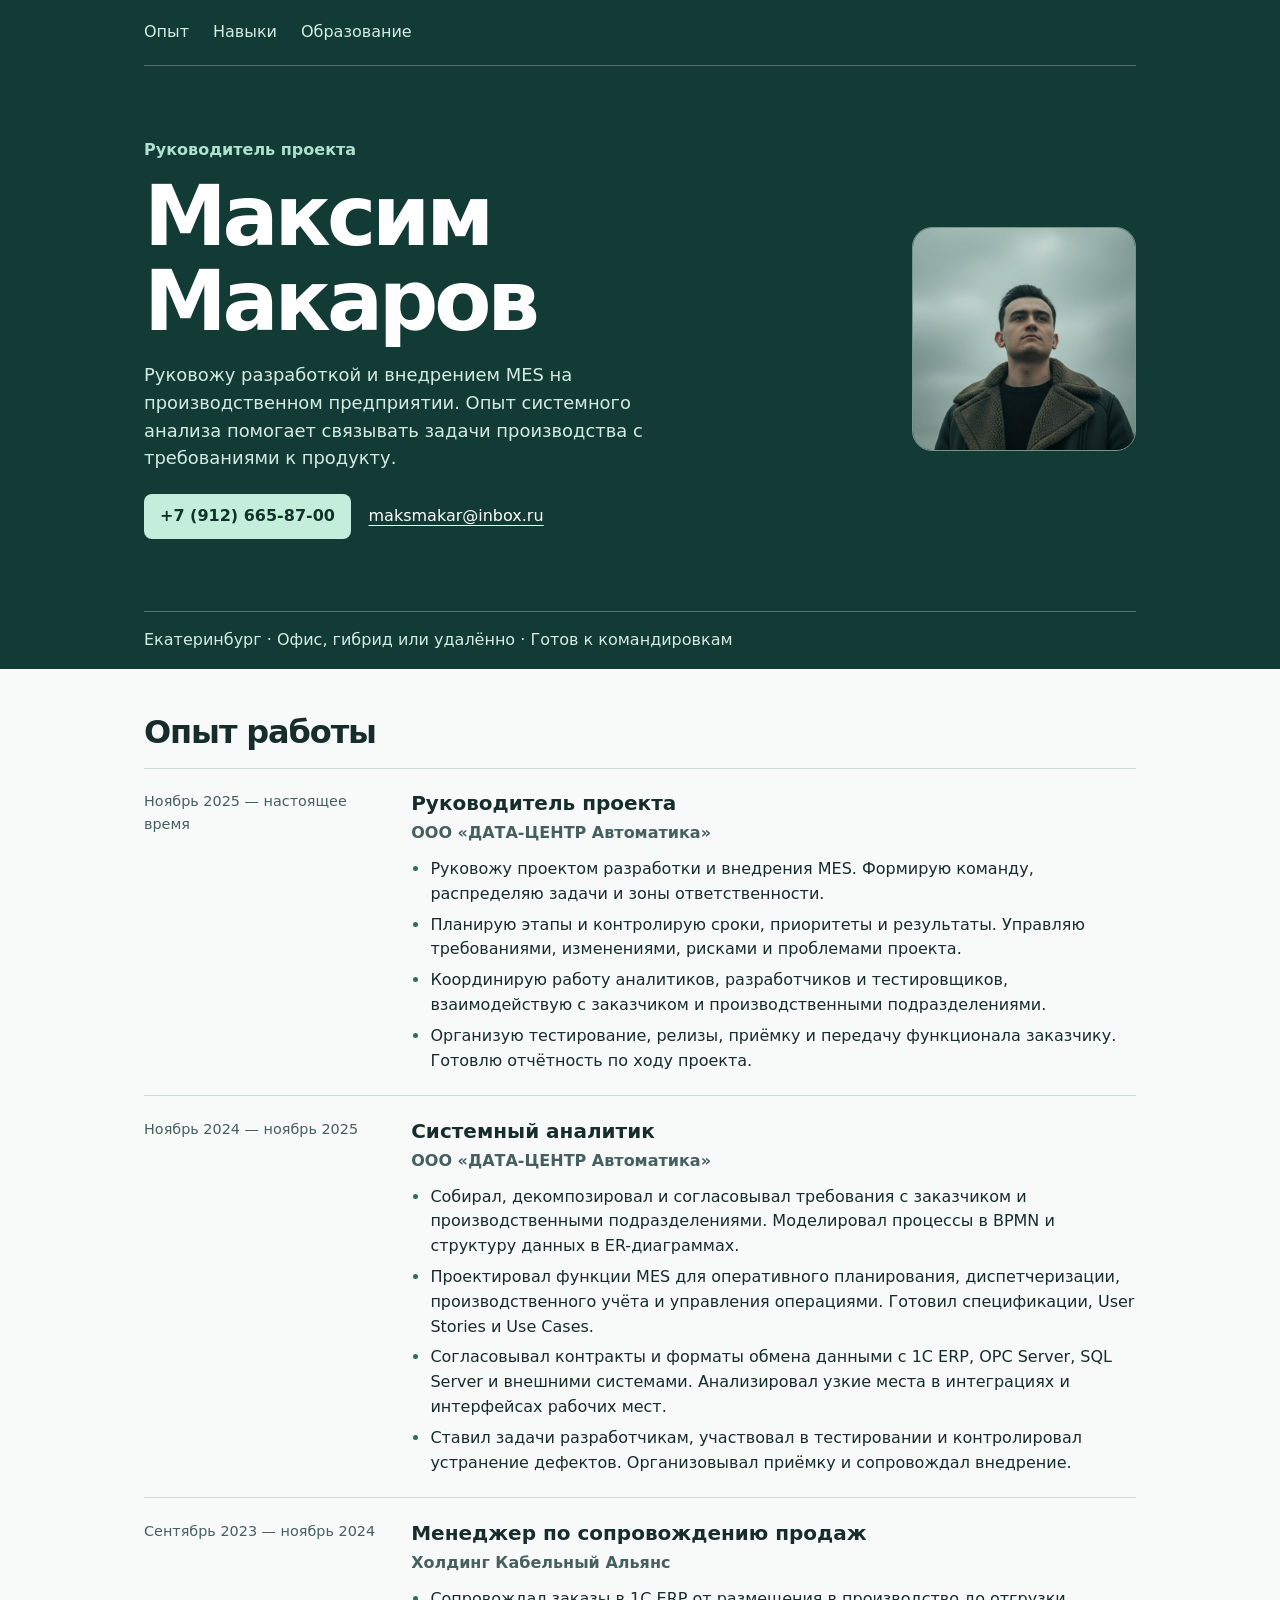
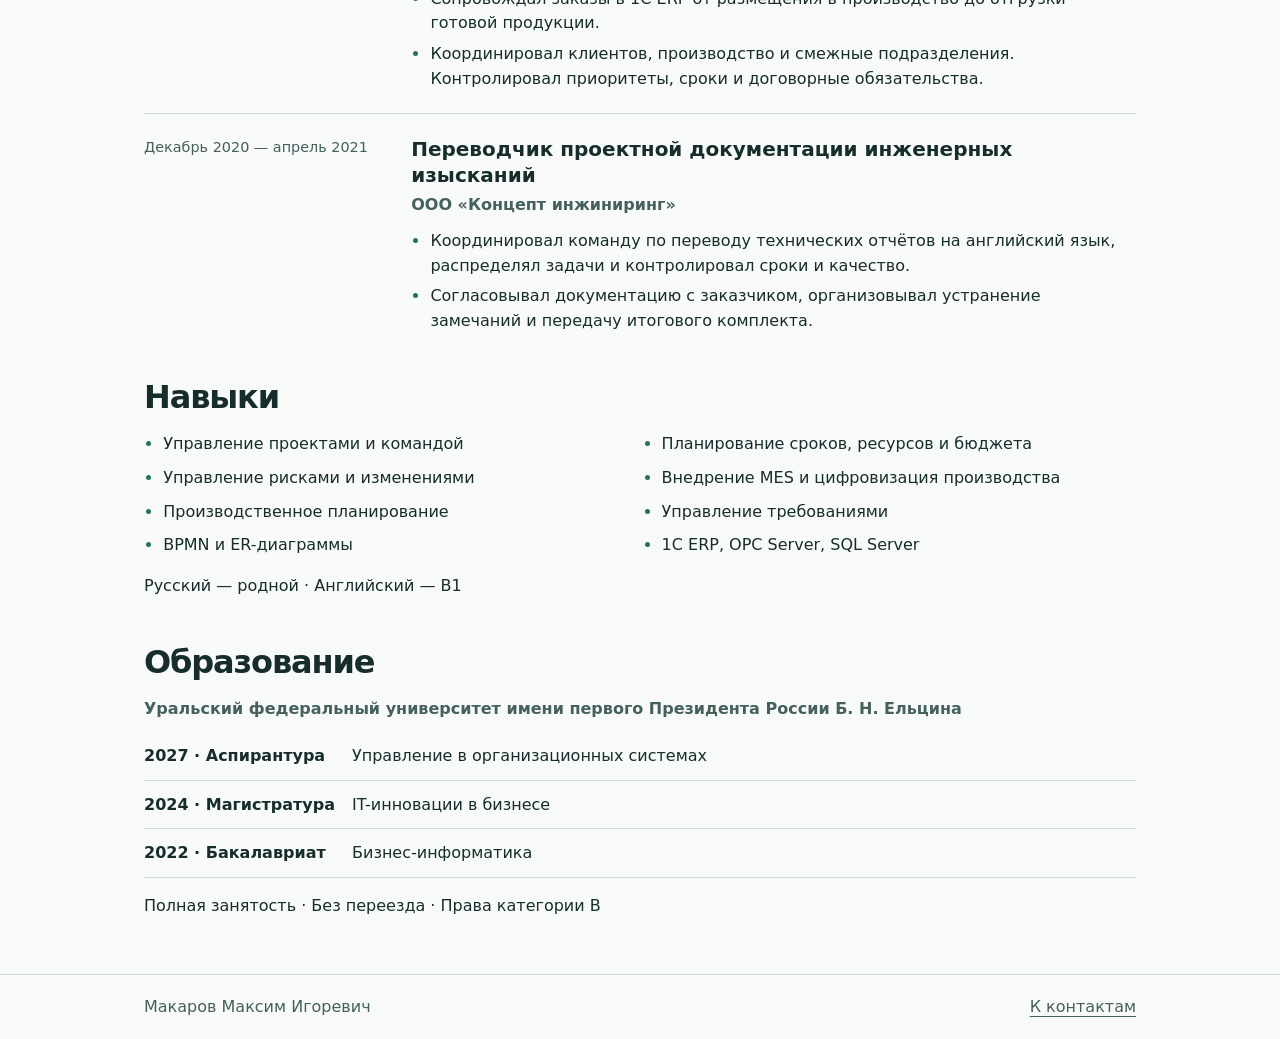
<file: index.html>
<!doctype html>
<html lang="ru">
<head>
  <meta charset="utf-8">
  <meta name="viewport" content="width=device-width, initial-scale=1">
  <meta name="description" content="Максим Макаров — руководитель проектов по разработке и внедрению MES. Екатеринбург.">
  <meta name="robots" content="noindex">
  <title>Максим Макаров — руководитель проекта</title>
  <link rel="stylesheet" href="style.css">
</head>
<body>
  <a class="skip" href="#experience">Перейти к опыту работы</a>
  <header class="hero" id="contacts">
    <div class="wrap">
      <nav aria-label="Разделы резюме">
        <a href="#experience">Опыт</a>
        <a href="#skills">Навыки</a>
        <a href="#education">Образование</a>
      </nav>
      <div class="intro">
        <div>
          <p class="role">Руководитель проекта</p>
          <h1>Максим Макаров</h1>
          <p class="lead">Руковожу разработкой и внедрением MES на производственном предприятии. Опыт системного анализа помогает связывать задачи производства с требованиями к продукту.</p>
          <address>
            <a class="button" href="tel:+79126658700">+7 (912) 665-87-00</a>
            <a href="mailto:maksmakar@inbox.ru">maksmakar@inbox.ru</a>
          </address>
        </div>
        <img src="portrait.jpg" width="320" height="320" alt="Максим Макаров">
      </div>
      <p class="location">Екатеринбург · Офис, гибрид или удалённо · Готов к командировкам</p>
    </div>
  </header>
  <main class="wrap">
    <section id="experience" aria-labelledby="experience-title">
      <h2 id="experience-title">Опыт работы</h2>
      <article class="entry">
        <p class="period">Ноябрь 2025 — настоящее время</p>
        <div>
          <h3>Руководитель проекта</h3>
          <p class="company">ООО «ДАТА-ЦЕНТР Автоматика»</p>
          <ul>
            <li>Руковожу проектом разработки и внедрения MES. Формирую команду, распределяю задачи и зоны ответственности.</li>
            <li>Планирую этапы и контролирую сроки, приоритеты и результаты. Управляю требованиями, изменениями, рисками и проблемами проекта.</li>
            <li>Координирую работу аналитиков, разработчиков и тестировщиков, взаимодействую с заказчиком и производственными подразделениями.</li>
            <li>Организую тестирование, релизы, приёмку и передачу функционала заказчику. Готовлю отчётность по ходу проекта.</li>
          </ul>
        </div>
      </article>
      <article class="entry">
        <p class="period">Ноябрь 2024 — ноябрь 2025</p>
        <div>
          <h3>Системный аналитик</h3>
          <p class="company">ООО «ДАТА-ЦЕНТР Автоматика»</p>
          <ul>
            <li>Собирал, декомпозировал и согласовывал требования с заказчиком и производственными подразделениями. Моделировал процессы в BPMN и структуру данных в ER-диаграммах.</li>
            <li>Проектировал функции MES для оперативного планирования, диспетчеризации, производственного учёта и управления операциями. Готовил спецификации, User Stories и Use Cases.</li>
            <li>Согласовывал контракты и форматы обмена данными с 1С ERP, OPC Server, SQL Server и внешними системами. Анализировал узкие места в интеграциях и интерфейсах рабочих мест.</li>
            <li>Ставил задачи разработчикам, участвовал в тестировании и контролировал устранение дефектов. Организовывал приёмку и сопровождал внедрение.</li>
          </ul>
        </div>
      </article>
      <article class="entry">
        <p class="period">Сентябрь 2023 — ноябрь 2024</p>
        <div>
          <h3>Менеджер по сопровождению продаж</h3>
          <p class="company">Холдинг Кабельный Альянс</p>
          <ul>
            <li>Сопровождал заказы в 1С ERP от размещения в производство до отгрузки готовой продукции.</li>
            <li>Координировал клиентов, производство и смежные подразделения. Контролировал приоритеты, сроки и договорные обязательства.</li>
          </ul>
        </div>
      </article>
      <article class="entry">
        <p class="period">Декабрь 2020 — апрель 2021</p>
        <div>
          <h3>Переводчик проектной документации инженерных изысканий</h3>
          <p class="company">ООО «Концепт инжиниринг»</p>
          <ul>
            <li>Координировал команду по переводу технических отчётов на английский язык, распределял задачи и контролировал сроки и качество.</li>
            <li>Согласовывал документацию с заказчиком, организовывал устранение замечаний и передачу итогового комплекта.</li>
          </ul>
        </div>
      </article>
    </section>
    <section id="skills" aria-labelledby="skills-title">
      <h2 id="skills-title">Навыки</h2>
      <ul class="skills">
        <li>Управление проектами и командой</li>
        <li>Планирование сроков, ресурсов и бюджета</li>
        <li>Управление рисками и изменениями</li>
        <li>Внедрение MES и цифровизация производства</li>
        <li>Производственное планирование</li>
        <li>Управление требованиями</li>
        <li>BPMN и ER-диаграммы</li>
        <li>1С ERP, OPC Server, SQL Server</li>
      </ul>
      <p>Русский — родной · Английский — B1</p>
    </section>
    <section id="education" aria-labelledby="education-title">
      <h2 id="education-title">Образование</h2>
      <p class="company">Уральский федеральный университет имени первого Президента России Б. Н. Ельцина</p>
      <dl>
        <div><dt>2027 · Аспирантура</dt><dd>Управление в организационных системах</dd></div>
        <div><dt>2024 · Магистратура</dt><dd>IT-инновации в бизнесе</dd></div>
        <div><dt>2022 · Бакалавриат</dt><dd>Бизнес-информатика</dd></div>
      </dl>
      <p>Полная занятость · Без переезда · Права категории B</p>
    </section>
  </main>
  <footer><div class="wrap"><span>Макаров Максим Игоревич</span><a href="#contacts">К контактам</a></div></footer>
</body>
</html>
</file>
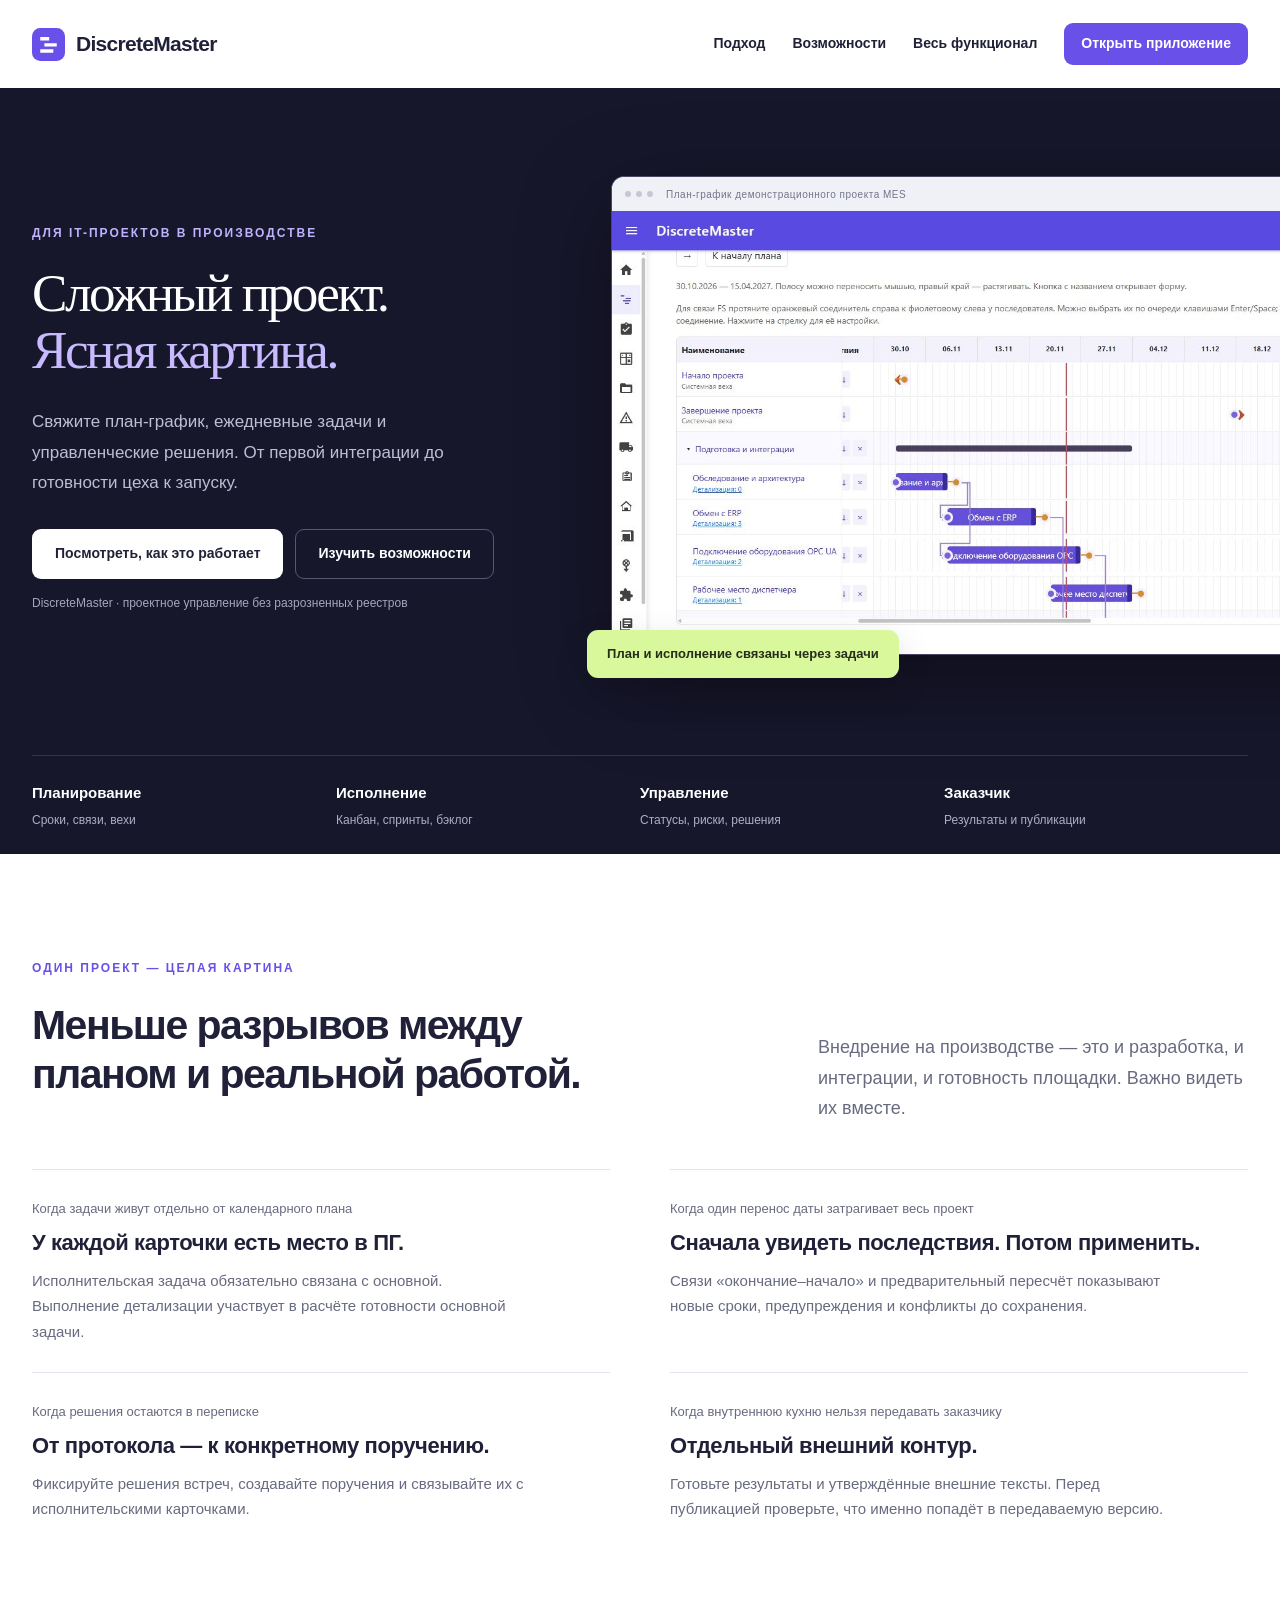
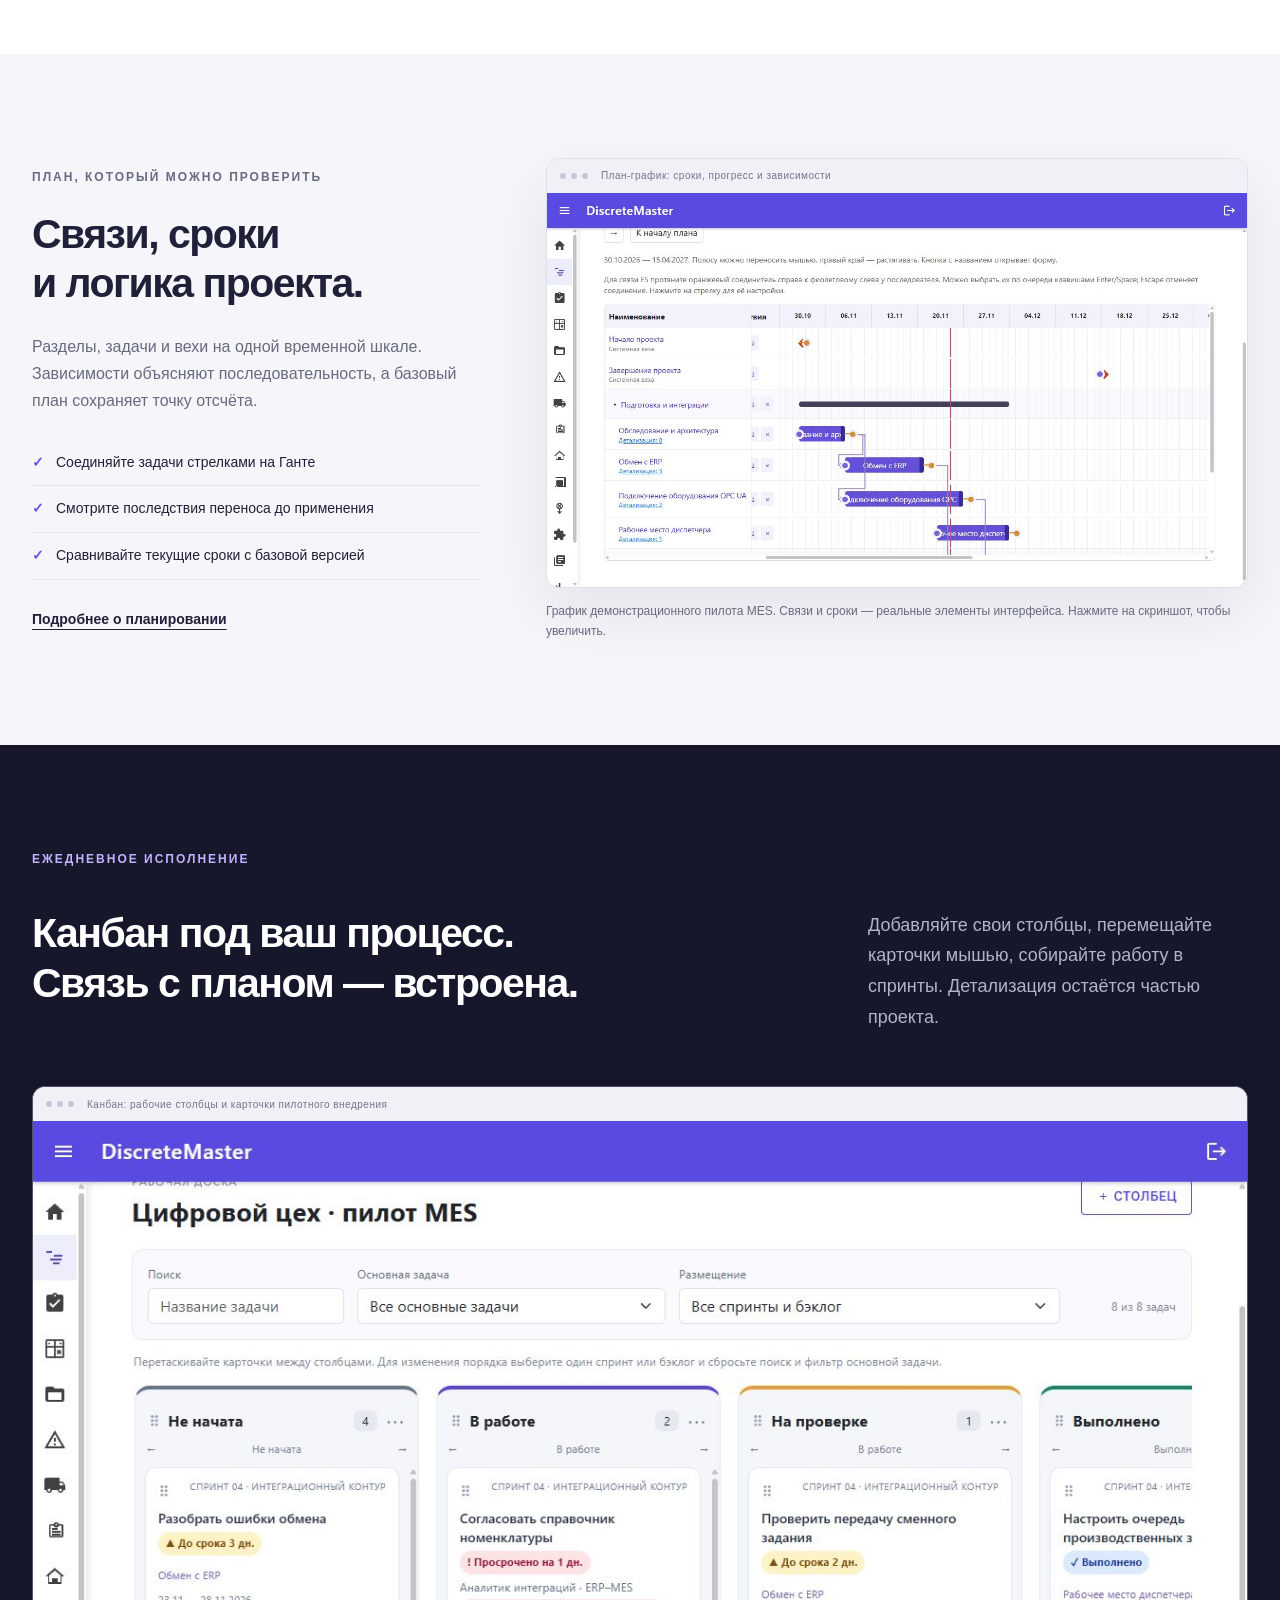
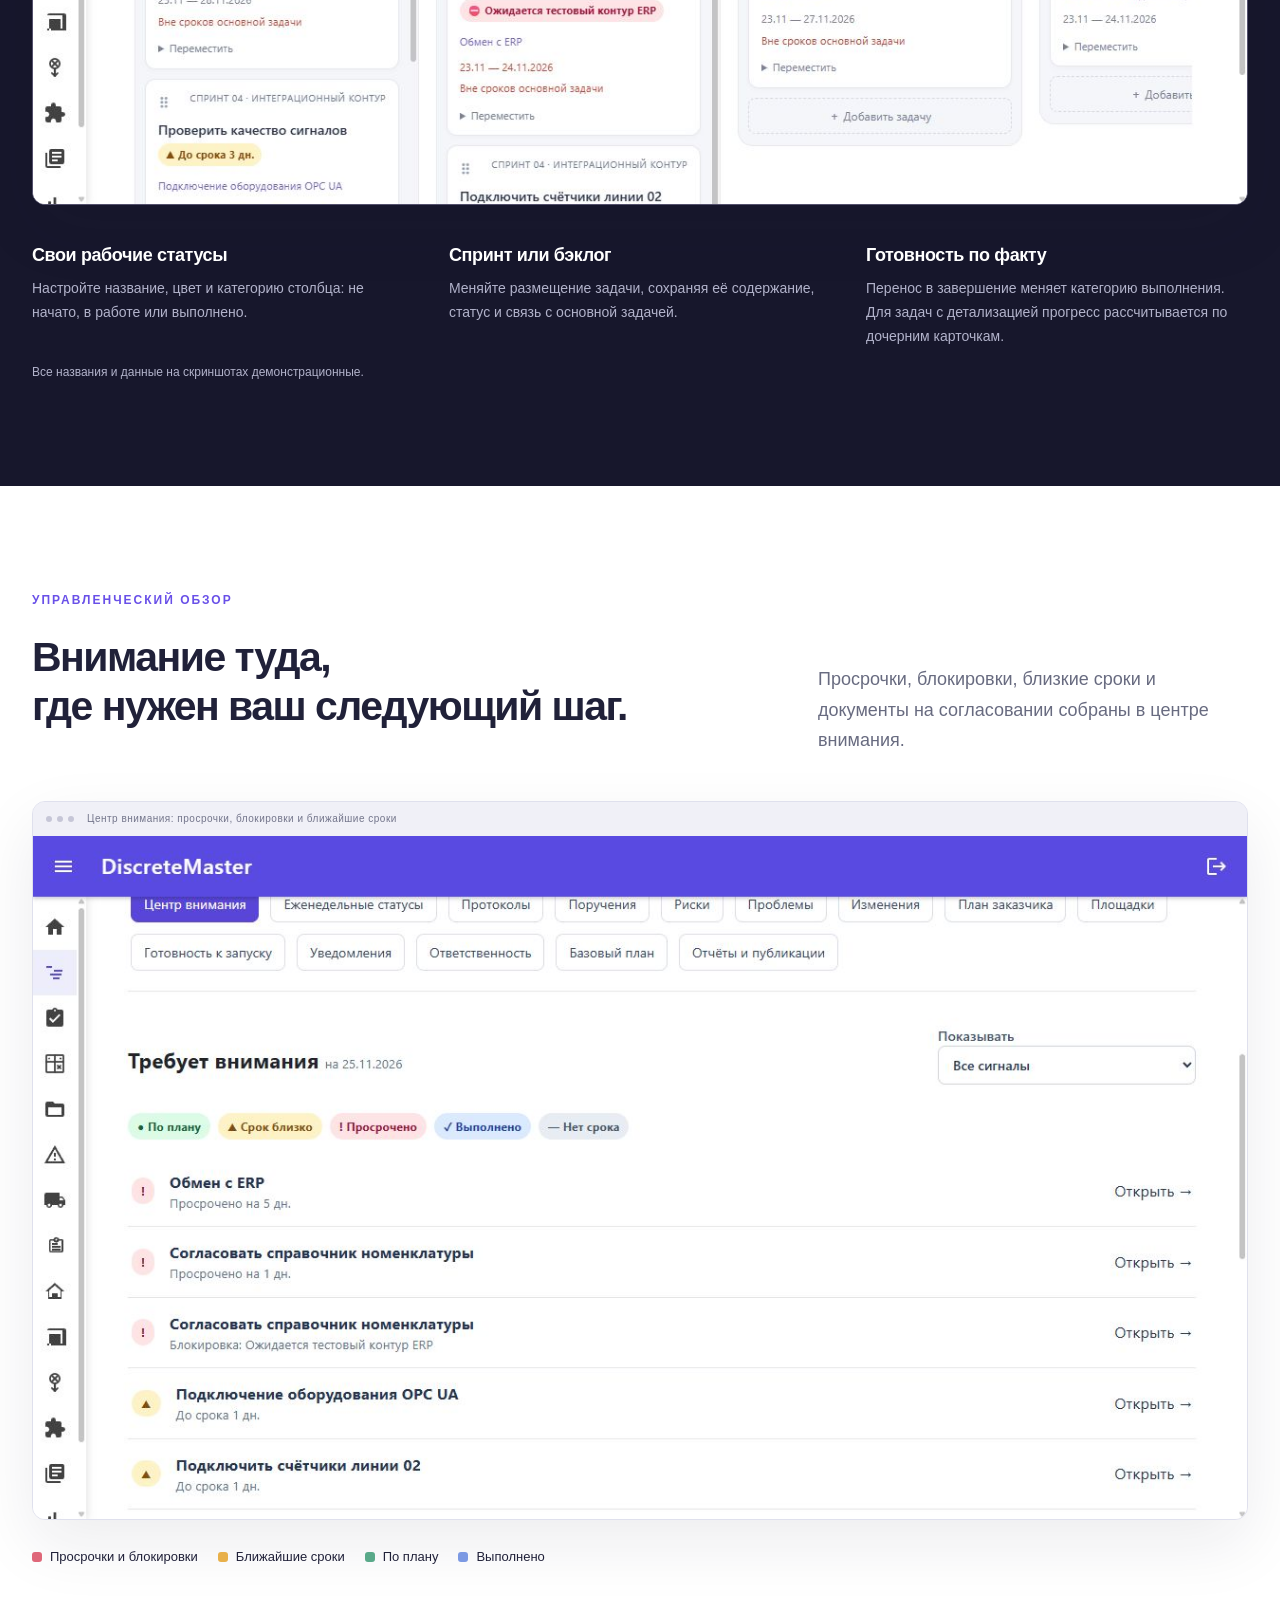
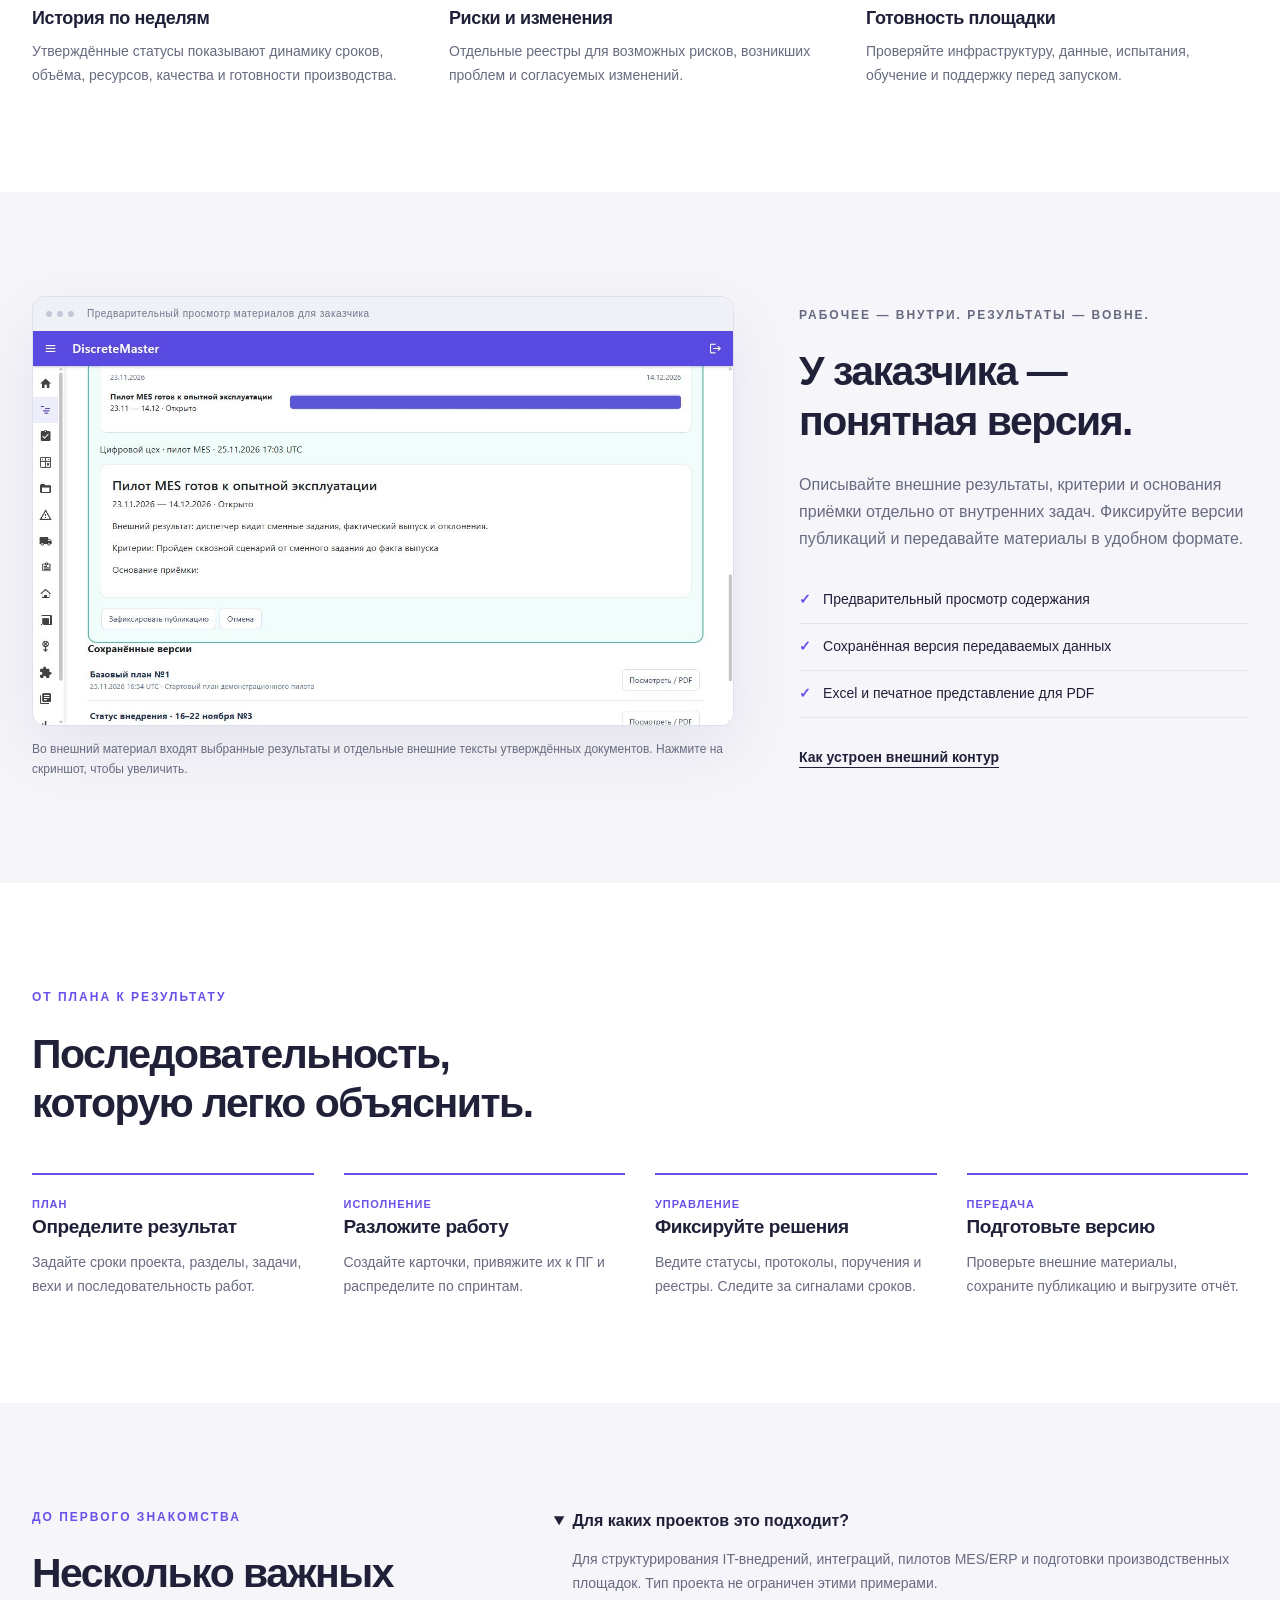
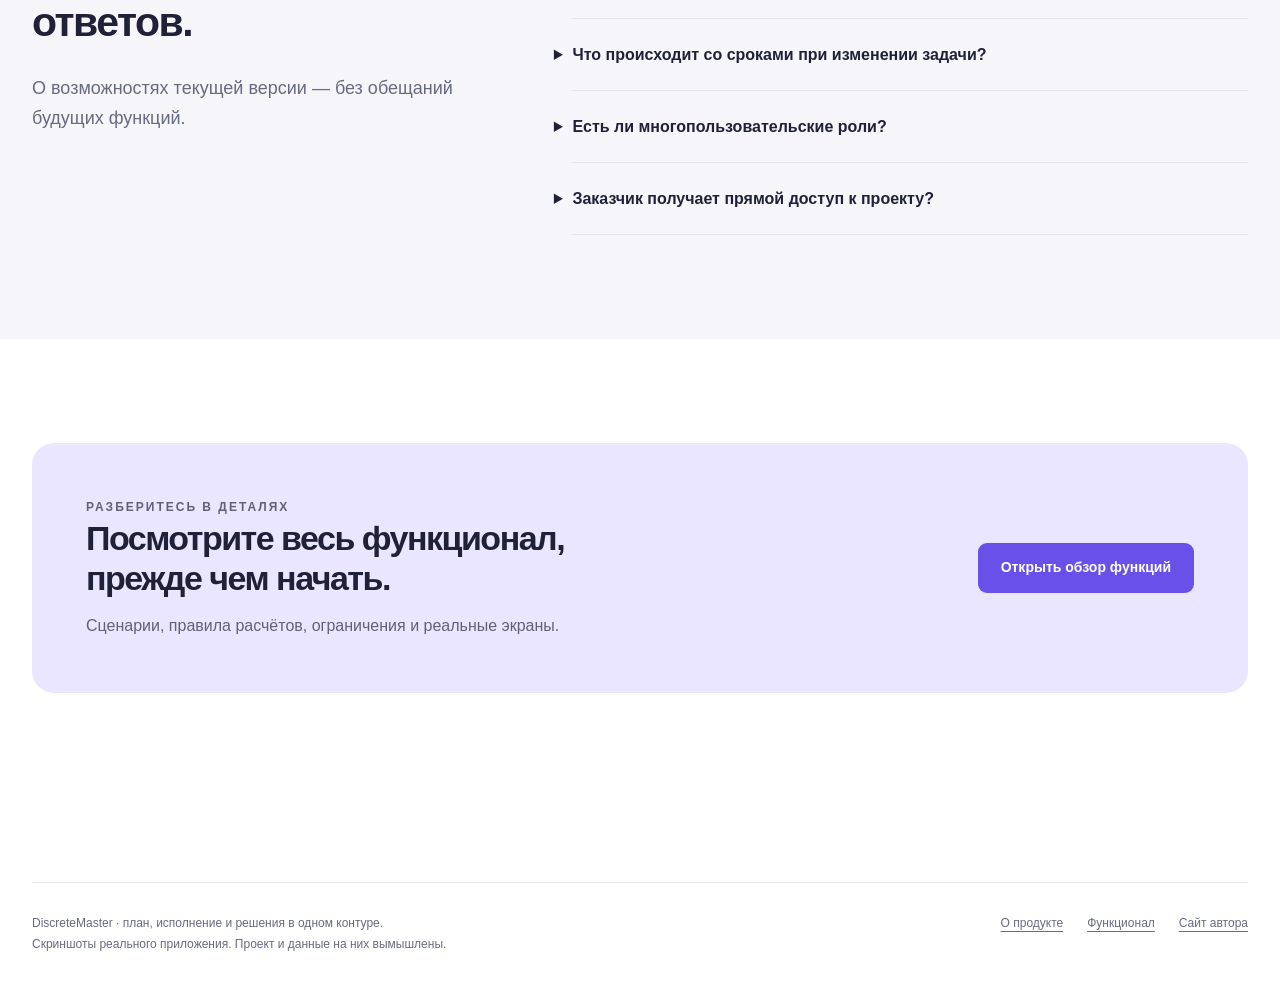
<file: discretemaster/index.html>
<!doctype html><html lang="ru"><head><meta charset="utf-8"><meta name="viewport" content="width=device-width,initial-scale=1"><meta name="theme-color" content="#17172c"><title>DiscreteMaster — ясная картина сложного проекта</title><meta name="description" content="План-график со связями, канбан, недельные статусы и готовность производства. Посмотрите, как устроено управление проектом в DiscreteMaster."><link rel="canonical" href="https://maxmakarov01.github.io/resume/discretemaster/"><meta property="og:type" content="website"><meta property="og:title" content="DiscreteMaster — ясная картина сложного проекта"><meta property="og:description" content="План-график со связями, канбан, недельные статусы и готовность производства. Посмотрите, как устроено управление проектом в DiscreteMaster."><meta property="og:image" content="https://maxmakarov01.github.io/resume/discretemaster/assets/screens/schedule.jpg"><link rel="icon" href="assets/favicon.svg" type="image/svg+xml"><link rel="stylesheet" href="assets/site-v2.css"><script src="assets/site.js" defer></script></head><body><a class="skip" href="#main">Перейти к содержимому</a><header class="header wrap"><a class="brand" href="./" aria-label="DiscreteMaster — главная"><svg viewBox="0 0 48 48" aria-hidden="true"><rect width="48" height="48" rx="12" fill="#6950e8"/><path d="M12 13h13v5H12zm6 9h18v5H18zm-6 9h19v5H12z" fill="white"/></svg>DiscreteMaster</a><button class="menu-toggle" aria-expanded="false" aria-controls="main-nav" type="button">Меню</button><nav id="main-nav" class="nav" aria-label="Основная навигация"><a href="./#approach">Подход</a><a href="./#features">Возможности</a><a href="functionality.html" >Весь функционал</a><a class="button small" href="https://discretemaster.onrender.com/projects" target="_blank" rel="noopener">Открыть приложение</a></nav></header>
<main id="main"><section class="hero"><div class="wrap"><div class="hero-grid"><div class="hero-copy"><p class="eyebrow">Для IT-проектов в производстве</p><h1>Сложный проект.<br><em>Ясная картина.</em></h1><p>Свяжите план-график, ежедневные задачи и управленческие решения. От первой интеграции до готовности цеха к запуску.</p><div class="hero-actions"><a class="button light" href="functionality.html">Посмотреть, как это работает</a><a class="button outline" href="#features">Изучить возможности</a></div><p class="fine">DiscreteMaster · проектное управление без разрозненных реестров</p></div><div class="hero-visual"><figure class="screen-frame"><div class="screen-bar" aria-hidden="true"><span></span><span></span><span></span><b>План-график демонстрационного проекта MES</b></div><button type="button" data-lightbox aria-label="Увеличить: План-график демонстрационного проекта MES"><img src="assets/screens/schedule.jpg" alt="План-график демонстрационного проекта MES" width="1280" height="720" fetchpriority="high"></button></figure><div class="floating-note">План и исполнение связаны через задачи</div></div></div><div class="hero-strip"><div><strong>Планирование</strong>Сроки, связи, вехи</div><div><strong>Исполнение</strong>Канбан, спринты, бэклог</div><div><strong>Управление</strong>Статусы, риски, решения</div><div><strong>Заказчик</strong>Результаты и публикации</div></div></div></section>
<section class="section" id="approach"><div class="wrap"><p class="eyebrow">Один проект — целая картина</p><div class="section-top"><h2>Меньше разрывов между<br>планом и реальной работой.</h2><p class="lead">Внедрение на производстве — это и разработка, и интеграции, и готовность площадки. Важно видеть их вместе.</p></div><div class="outcome-list"><article class="outcome"><p class="before">Когда задачи живут отдельно от календарного плана</p><h3>У каждой карточки есть место в ПГ.</h3><p>Исполнительская задача обязательно связана с основной. Выполнение детализации участвует в расчёте готовности основной задачи.</p></article><article class="outcome"><p class="before">Когда один перенос даты затрагивает весь проект</p><h3>Сначала увидеть последствия. Потом применить.</h3><p>Связи «окончание–начало» и предварительный пересчёт показывают новые сроки, предупреждения и конфликты до сохранения.</p></article><article class="outcome"><p class="before">Когда решения остаются в переписке</p><h3>От протокола — к конкретному поручению.</h3><p>Фиксируйте решения встреч, создавайте поручения и связывайте их с исполнительскими карточками.</p></article><article class="outcome"><p class="before">Когда внутреннюю кухню нельзя передавать заказчику</p><h3>Отдельный внешний контур.</h3><p>Готовьте результаты и утверждённые внешние тексты. Перед публикацией проверьте, что именно попадёт в передаваемую версию.</p></article></div></div></section>
<section class="section soft" id="features"><div class="wrap split"><div><p class="eyebrow">План, который можно проверить</p><h2>Связи, сроки<br>и логика проекта.</h2><p>Разделы, задачи и вехи на одной временной шкале. Зависимости объясняют последовательность, а базовый план сохраняет точку отсчёта.</p><ul class="feature-list"><li>Соединяйте задачи стрелками на Ганте</li><li>Смотрите последствия переноса до применения</li><li>Сравнивайте текущие сроки с базовой версией</li></ul><a class="text-link" href="functionality.html#planning">Подробнее о планировании</a></div><div><figure class="screen-frame"><div class="screen-bar" aria-hidden="true"><span></span><span></span><span></span><b>План-график: сроки, прогресс и зависимости</b></div><button type="button" data-lightbox aria-label="Увеличить: План-график: сроки, прогресс и зависимости"><img src="assets/screens/schedule.jpg" alt="План-график: сроки, прогресс и зависимости" width="1280" height="720" loading="lazy"></button></figure><p class="caption">График демонстрационного пилота MES. Связи и сроки — реальные элементы интерфейса. Нажмите на скриншот, чтобы увеличить.</p></div></div></section>
<section class="section dark-section"><div class="wrap"><p class="eyebrow">Ежедневное исполнение</p><div class="kanban-heading"><h2>Канбан под ваш процесс.<br>Связь с планом — встроена.</h2><p class="lead">Добавляйте свои столбцы, перемещайте карточки мышью, собирайте работу в спринты. Детализация остаётся частью проекта.</p></div><figure class="screen-frame"><div class="screen-bar" aria-hidden="true"><span></span><span></span><span></span><b>Канбан: рабочие столбцы и карточки пилотного внедрения</b></div><button type="button" data-lightbox aria-label="Увеличить: Канбан: рабочие столбцы и карточки пилотного внедрения"><img src="assets/screens/kanban.jpg" alt="Канбан: рабочие столбцы и карточки пилотного внедрения" width="1280" height="720" loading="lazy"></button></figure><div class="annotation-grid"><div><h3>Свои рабочие статусы</h3><p style="color:#b2b3cb">Настройте название, цвет и категорию столбца: не начато, в работе или выполнено.</p></div><div><h3>Спринт или бэклог</h3><p style="color:#b2b3cb">Меняйте размещение задачи, сохраняя её содержание, статус и связь с основной задачей.</p></div><div><h3>Готовность по факту</h3><p style="color:#b2b3cb">Перенос в завершение меняет категорию выполнения. Для задач с детализацией прогресс рассчитывается по дочерним карточкам.</p></div></div><p class="caption">Все названия и данные на скриншотах демонстрационные.</p></div></section>
<section class="section"><div class="wrap"><p class="eyebrow">Управленческий обзор</p><div class="section-top"><h2>Внимание туда,<br>где нужен ваш следующий шаг.</h2><p class="lead">Просрочки, блокировки, близкие сроки и документы на согласовании собраны в центре внимания.</p></div><figure class="screen-frame"><div class="screen-bar" aria-hidden="true"><span></span><span></span><span></span><b>Центр внимания: просрочки, блокировки и ближайшие сроки</b></div><button type="button" data-lightbox aria-label="Увеличить: Центр внимания: просрочки, блокировки и ближайшие сроки"><img src="assets/screens/control.jpg" alt="Центр внимания: просрочки, блокировки и ближайшие сроки" width="1280" height="720" loading="lazy"></button></figure><div class="color-key"><span><i style="--c:#df6779"></i>Просрочки и блокировки</span><span><i style="--c:#e8b04a"></i>Ближайшие сроки</span><span><i style="--c:#59a989"></i>По плану</span><span><i style="--c:#7c99e3"></i>Выполнено</span></div><div class="annotation-grid"><div><h3>История по неделям</h3><p>Утверждённые статусы показывают динамику сроков, объёма, ресурсов, качества и готовности производства.</p></div><div><h3>Риски и изменения</h3><p>Отдельные реестры для возможных рисков, возникших проблем и согласуемых изменений.</p></div><div><h3>Готовность площадки</h3><p>Проверяйте инфраструктуру, данные, испытания, обучение и поддержку перед запуском.</p></div></div></div></section>
<section class="section soft"><div class="wrap split reverse"><div><figure class="screen-frame"><div class="screen-bar" aria-hidden="true"><span></span><span></span><span></span><b>Предварительный просмотр материалов для заказчика</b></div><button type="button" data-lightbox aria-label="Увеличить: Предварительный просмотр материалов для заказчика"><img src="assets/screens/external.jpg" alt="Предварительный просмотр материалов для заказчика" width="1280" height="720" loading="lazy"></button></figure><p class="caption">Во внешний материал входят выбранные результаты и отдельные внешние тексты утверждённых документов. Нажмите на скриншот, чтобы увеличить.</p></div><div><p class="eyebrow">Рабочее — внутри. Результаты — вовне.</p><h2>У заказчика —<br>понятная версия.</h2><p>Описывайте внешние результаты, критерии и основания приёмки отдельно от внутренних задач. Фиксируйте версии публикаций и передавайте материалы в удобном формате.</p><ul class="feature-list"><li>Предварительный просмотр содержания</li><li>Сохранённая версия передаваемых данных</li><li>Excel и печатное представление для PDF</li></ul><a class="text-link" href="functionality.html#customer">Как устроен внешний контур</a></div></div></section>
<section class="section" id="workflow"><div class="wrap"><p class="eyebrow">От плана к результату</p><h2>Последовательность,<br>которую легко объяснить.</h2><div class="workflow"><article><p class="step-label">ПЛАН</p><h3>Определите результат</h3><p>Задайте сроки проекта, разделы, задачи, вехи и последовательность работ.</p></article><article><p class="step-label">ИСПОЛНЕНИЕ</p><h3>Разложите работу</h3><p>Создайте карточки, привяжите их к ПГ и распределите по спринтам.</p></article><article><p class="step-label">УПРАВЛЕНИЕ</p><h3>Фиксируйте решения</h3><p>Ведите статусы, протоколы, поручения и реестры. Следите за сигналами сроков.</p></article><article><p class="step-label">ПЕРЕДАЧА</p><h3>Подготовьте версию</h3><p>Проверьте внешние материалы, сохраните публикацию и выгрузите отчёт.</p></article></div></div></section>
<section class="section soft"><div class="wrap faq"><div><p class="eyebrow">До первого знакомства</p><h2>Несколько важных<br>ответов.</h2><p class="lead">О возможностях текущей версии — без обещаний будущих функций.</p></div><div><details open><summary>Для каких проектов это подходит?</summary><p>Для структурирования IT-внедрений, интеграций, пилотов MES/ERP и подготовки производственных площадок. Тип проекта не ограничен этими примерами.</p></details><details><summary>Что происходит со сроками при изменении задачи?</summary><p>Связи учитываются в предварительном пересчёте. Вы проверяете предлагаемые даты и конфликты, затем явно применяете результат. Рабочие календари и праздники пока не учитываются.</p></details><details><summary>Есть ли многопользовательские роли?</summary><p>В текущей версии проект видит и редактирует его создатель. Имена ответственных — текстовые поля; они не предоставляют доступ. Ролевая модель и командное согласование не реализованы.</p></details><details><summary>Заказчик получает прямой доступ к проекту?</summary><p>Сейчас внешний контур — это подготовленные версии материалов и выгрузки. Публичного кабинета заказчика и общей ссылки на внутренний проект нет.</p></details></div></div></section>
<section class="section"><div class="wrap cta"><div><p class="eyebrow">Разберитесь в деталях</p><h2>Посмотрите весь функционал,<br>прежде чем начать.</h2><p>Сценарии, правила расчётов, ограничения и реальные экраны.</p></div><div><a class="button" href="functionality.html">Открыть обзор функций</a></div></div></section></main><footer class="footer wrap"><div>DiscreteMaster · план, исполнение и решения в одном контуре.<br>Скриншоты реального приложения. Проект и данные на них вымышлены.</div><div class="footer-links"><a href="./">О продукте</a><a href="functionality.html">Функционал</a><a href="../">Сайт автора</a></div></footer><dialog class="lightbox" aria-label="Увеличенный скриншот"><button type="button" class="lightbox-close" aria-label="Закрыть скриншот">Закрыть</button><img alt=""><p class="lightbox-caption"></p></dialog></body></html>
</file>
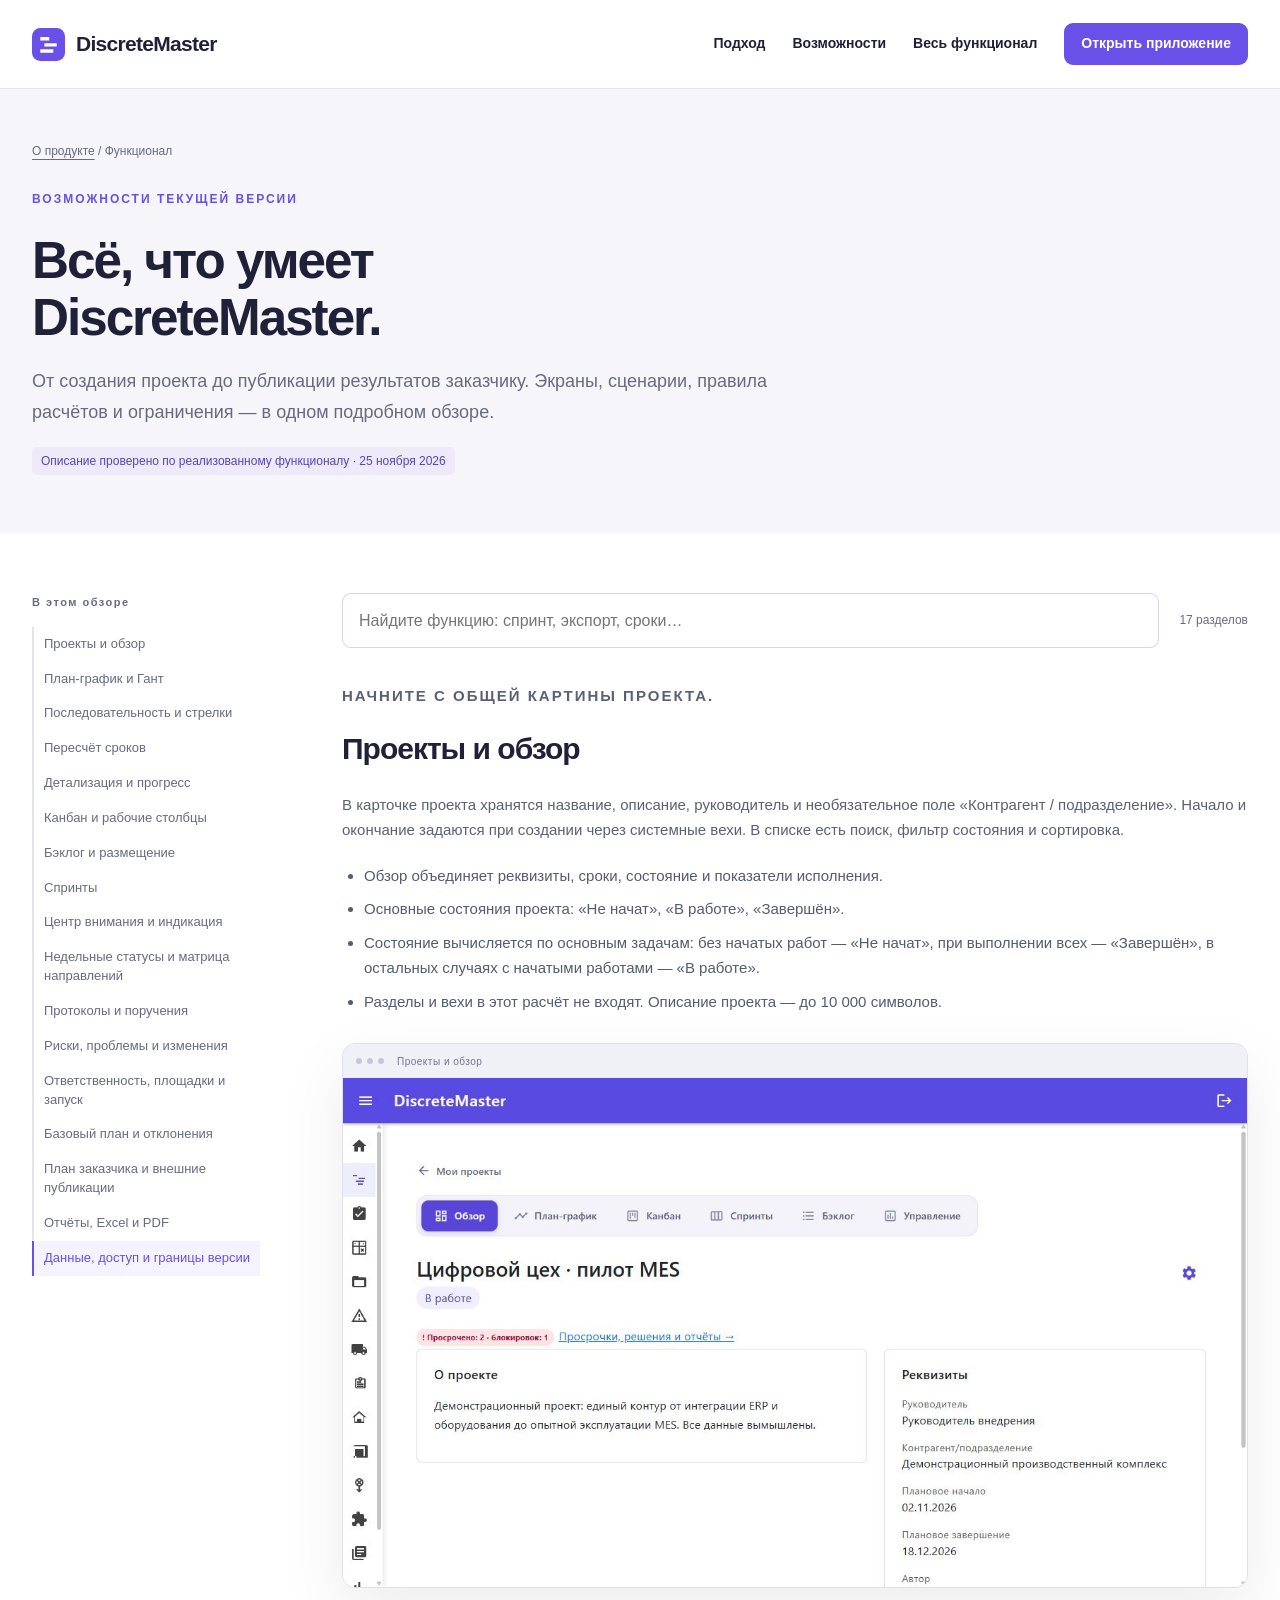
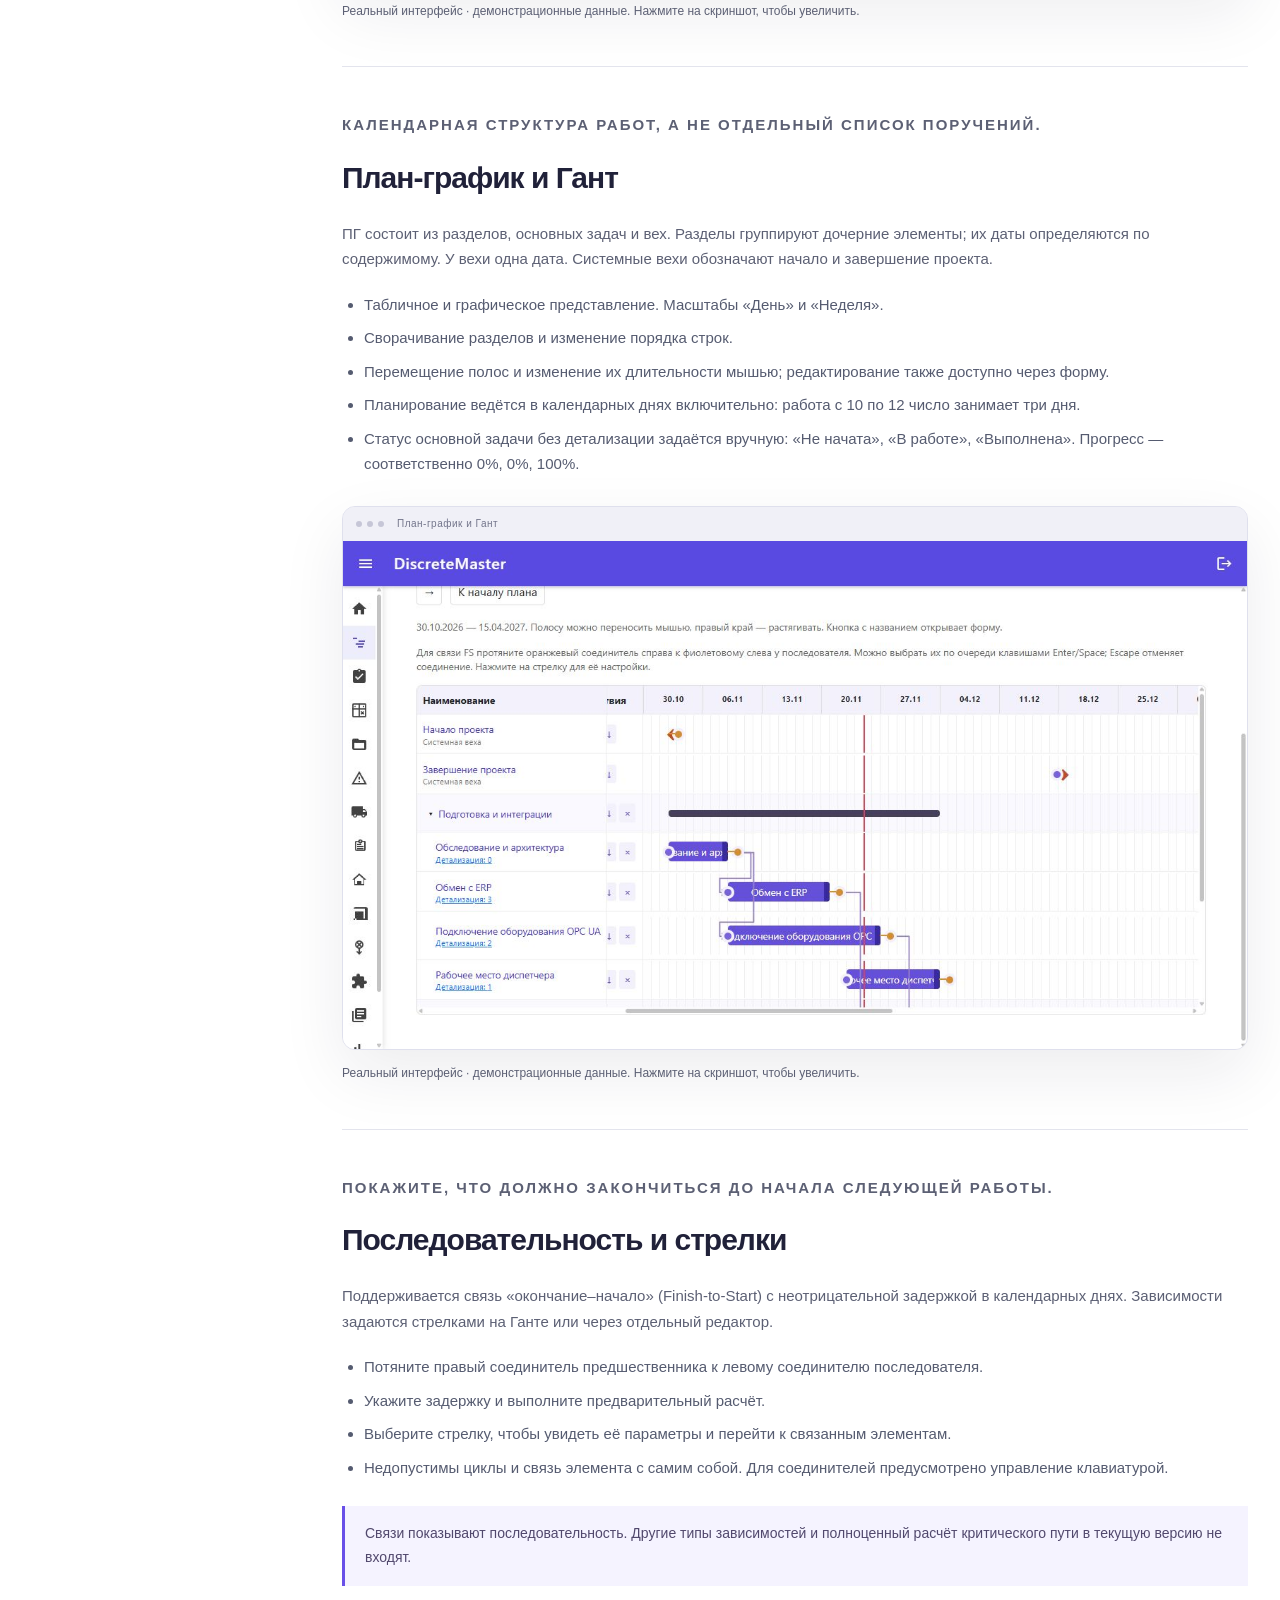
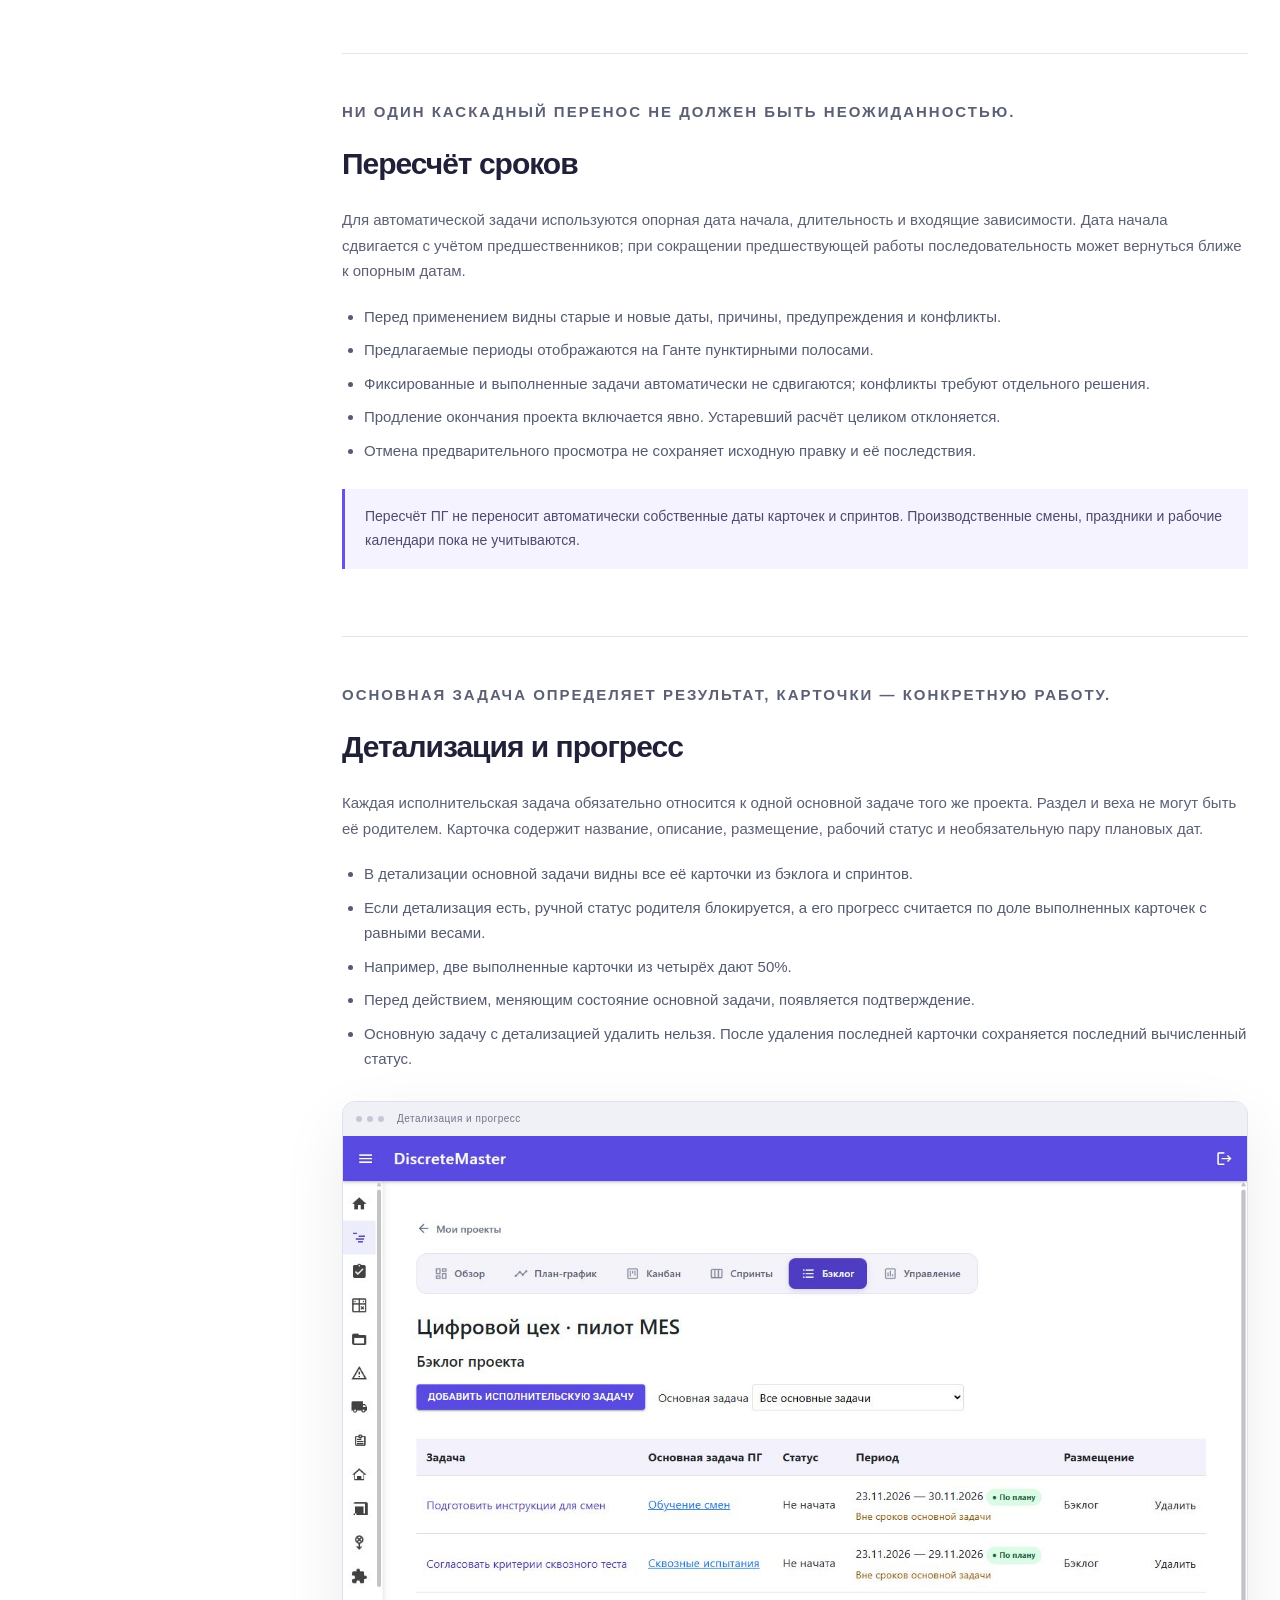
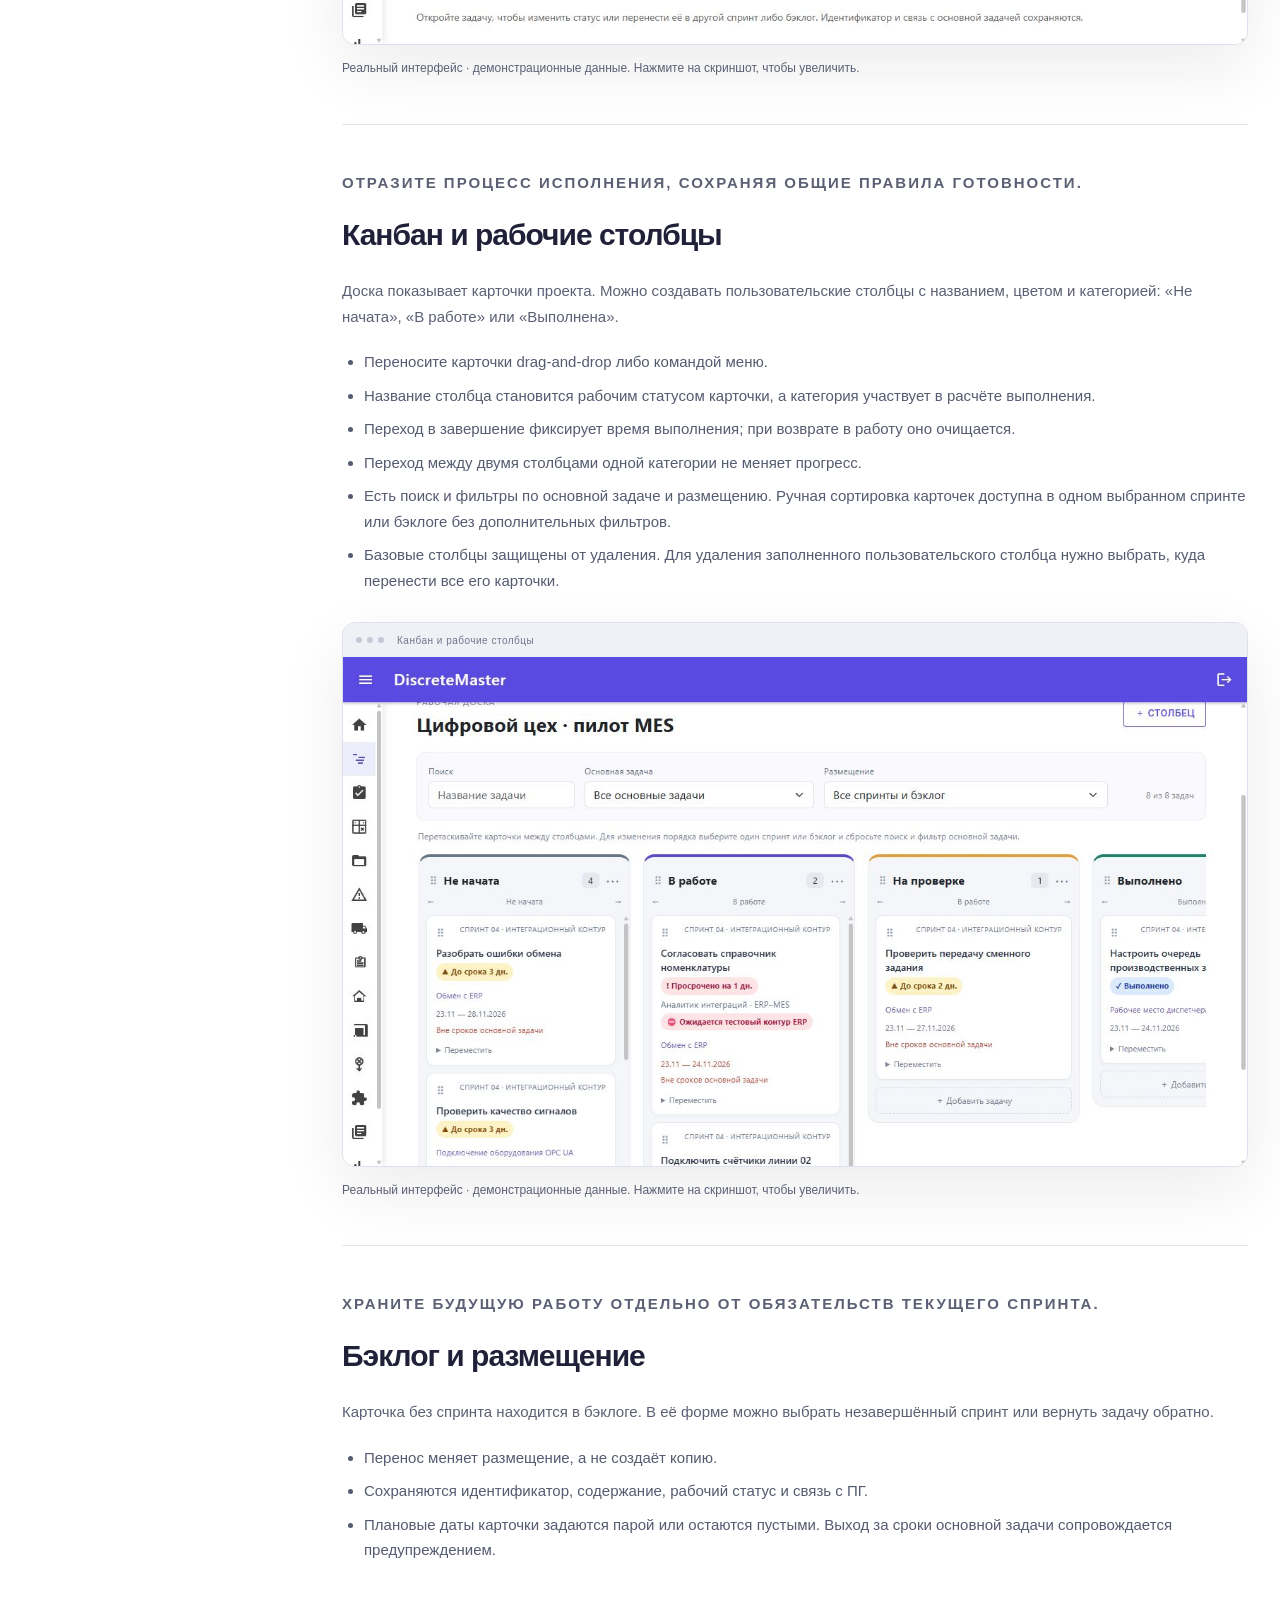
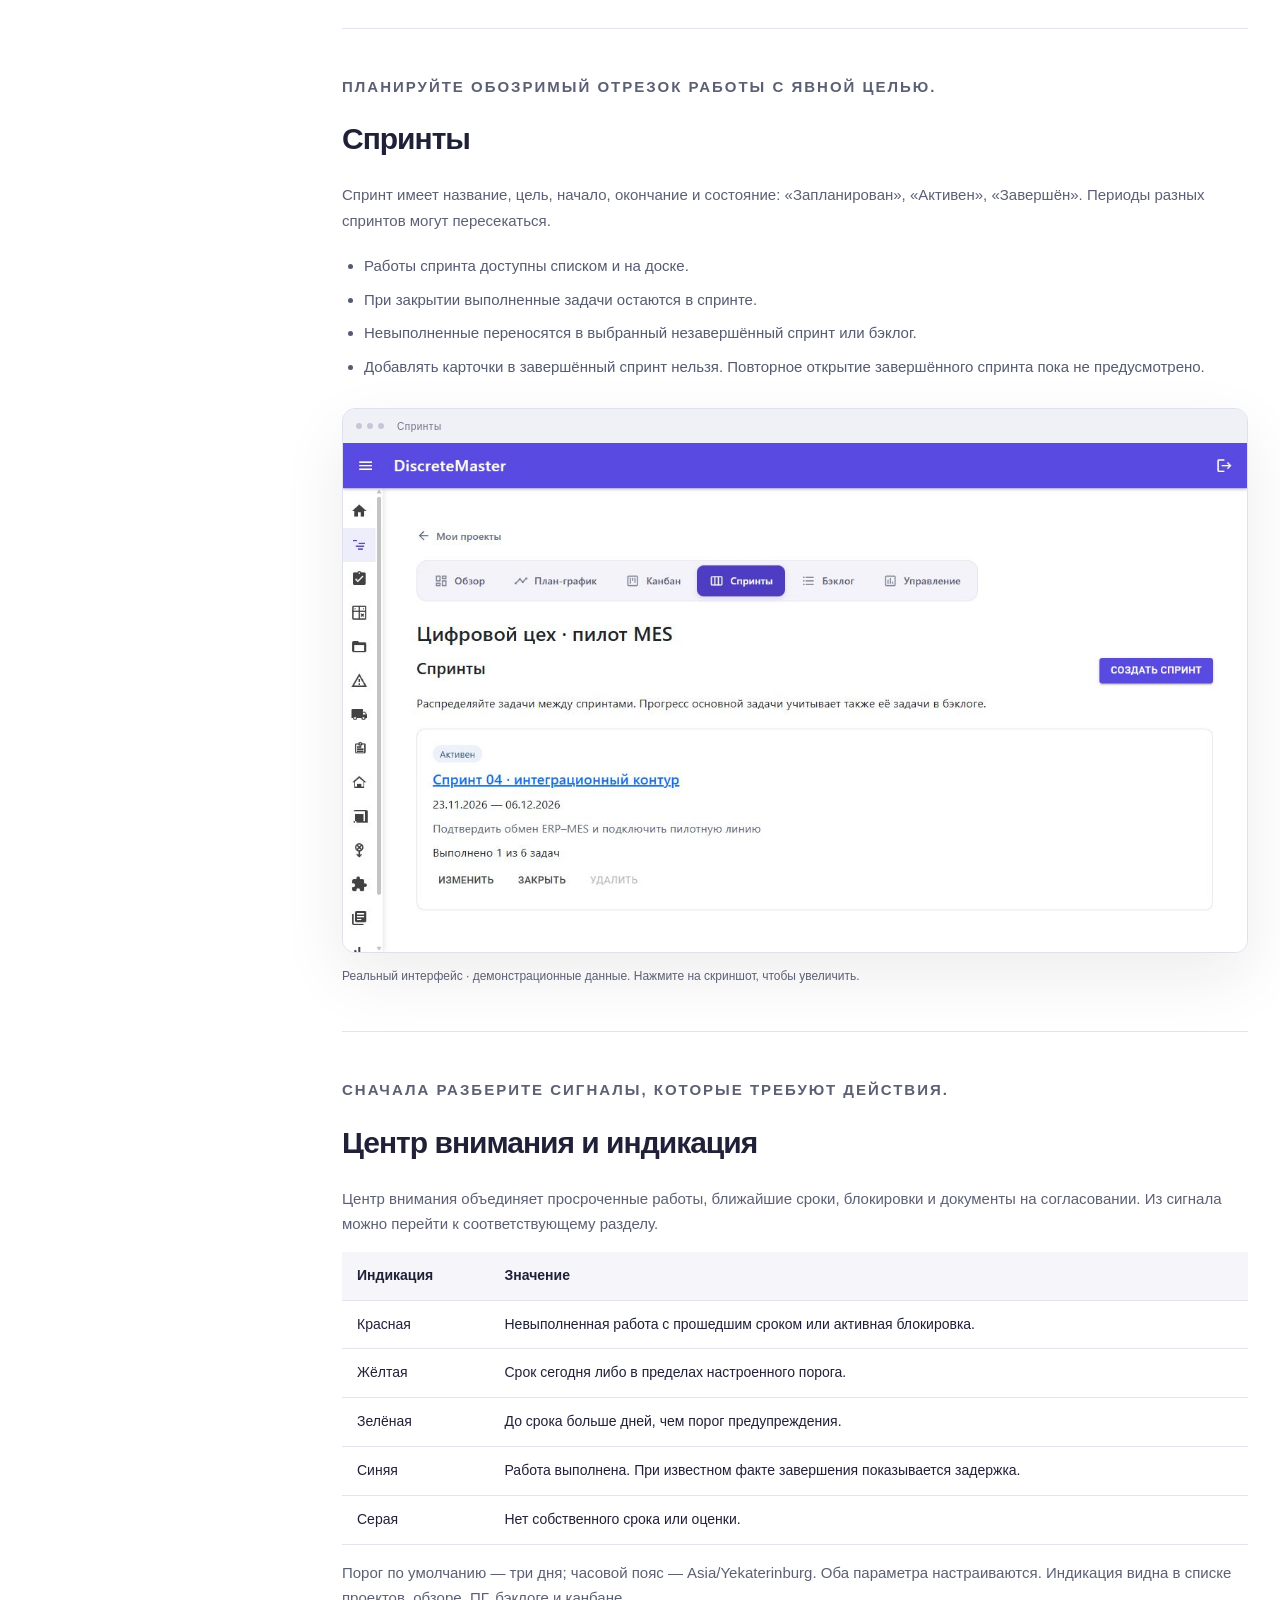
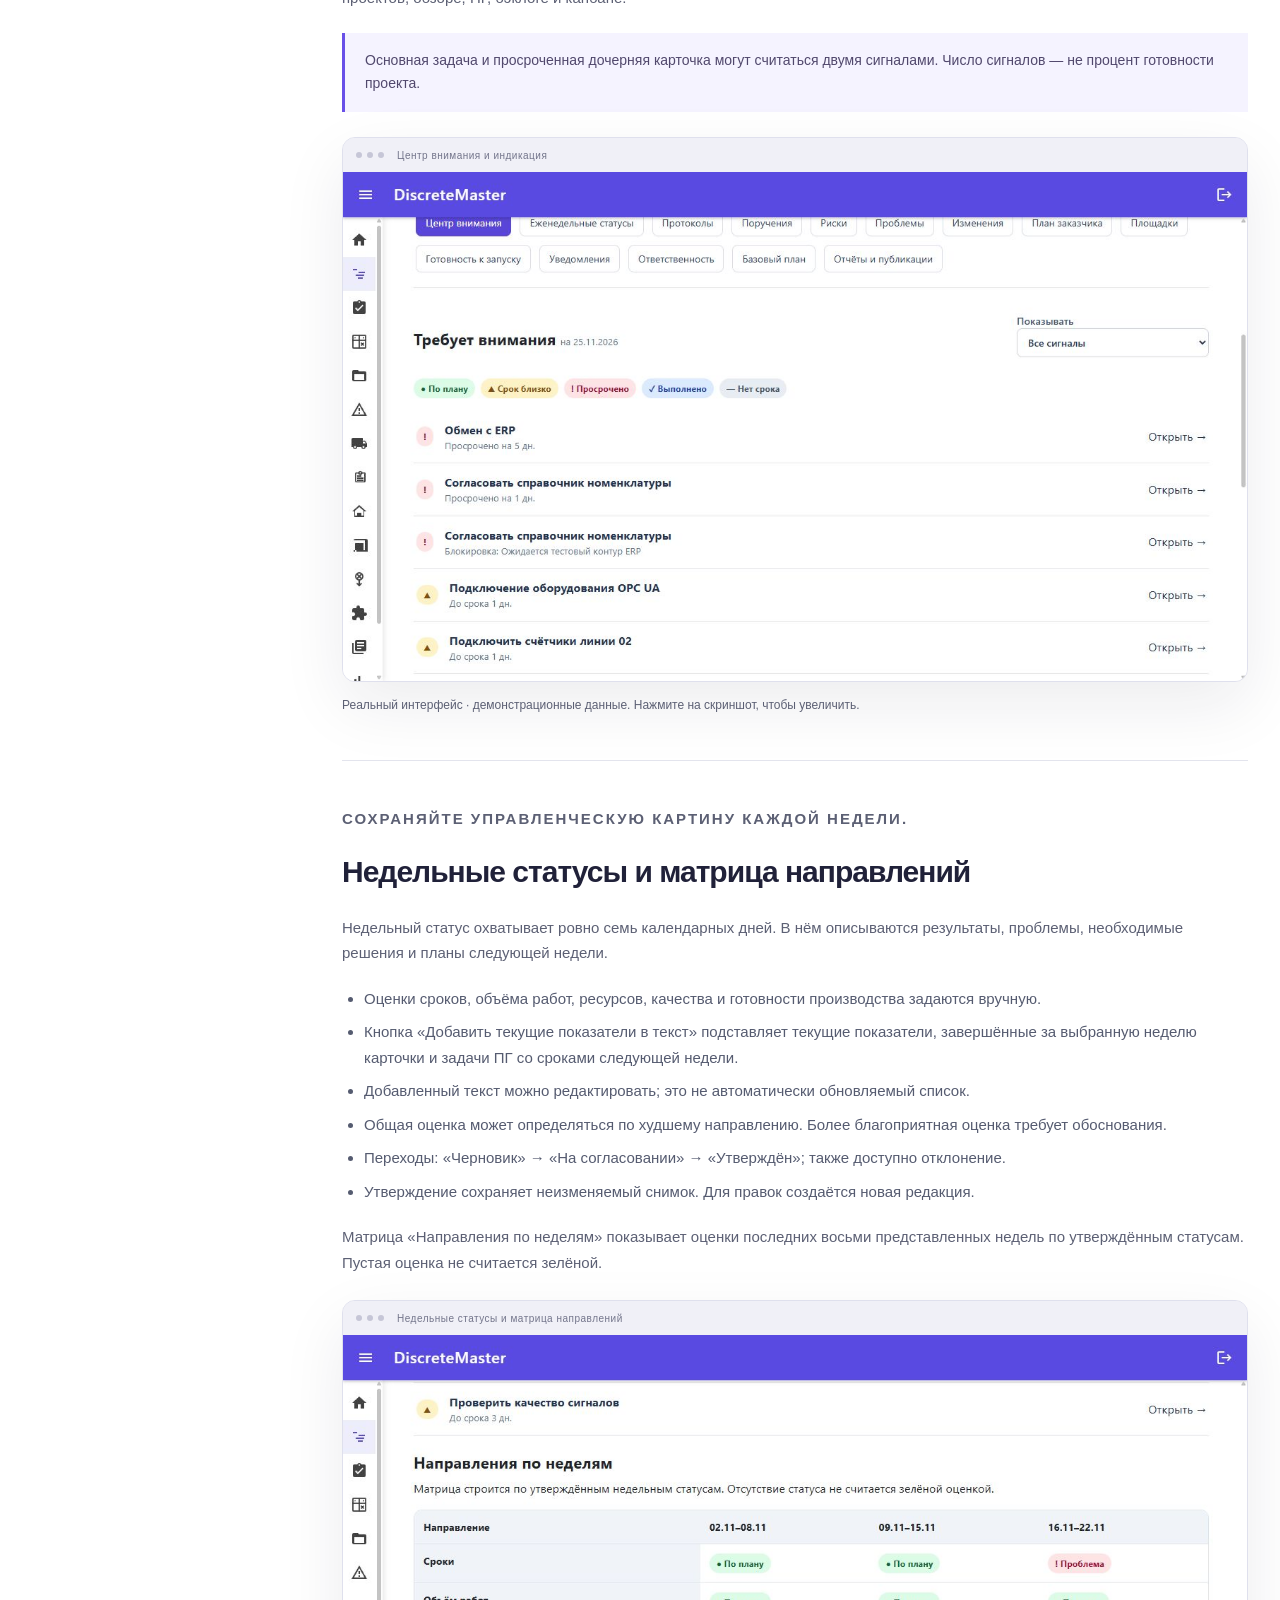
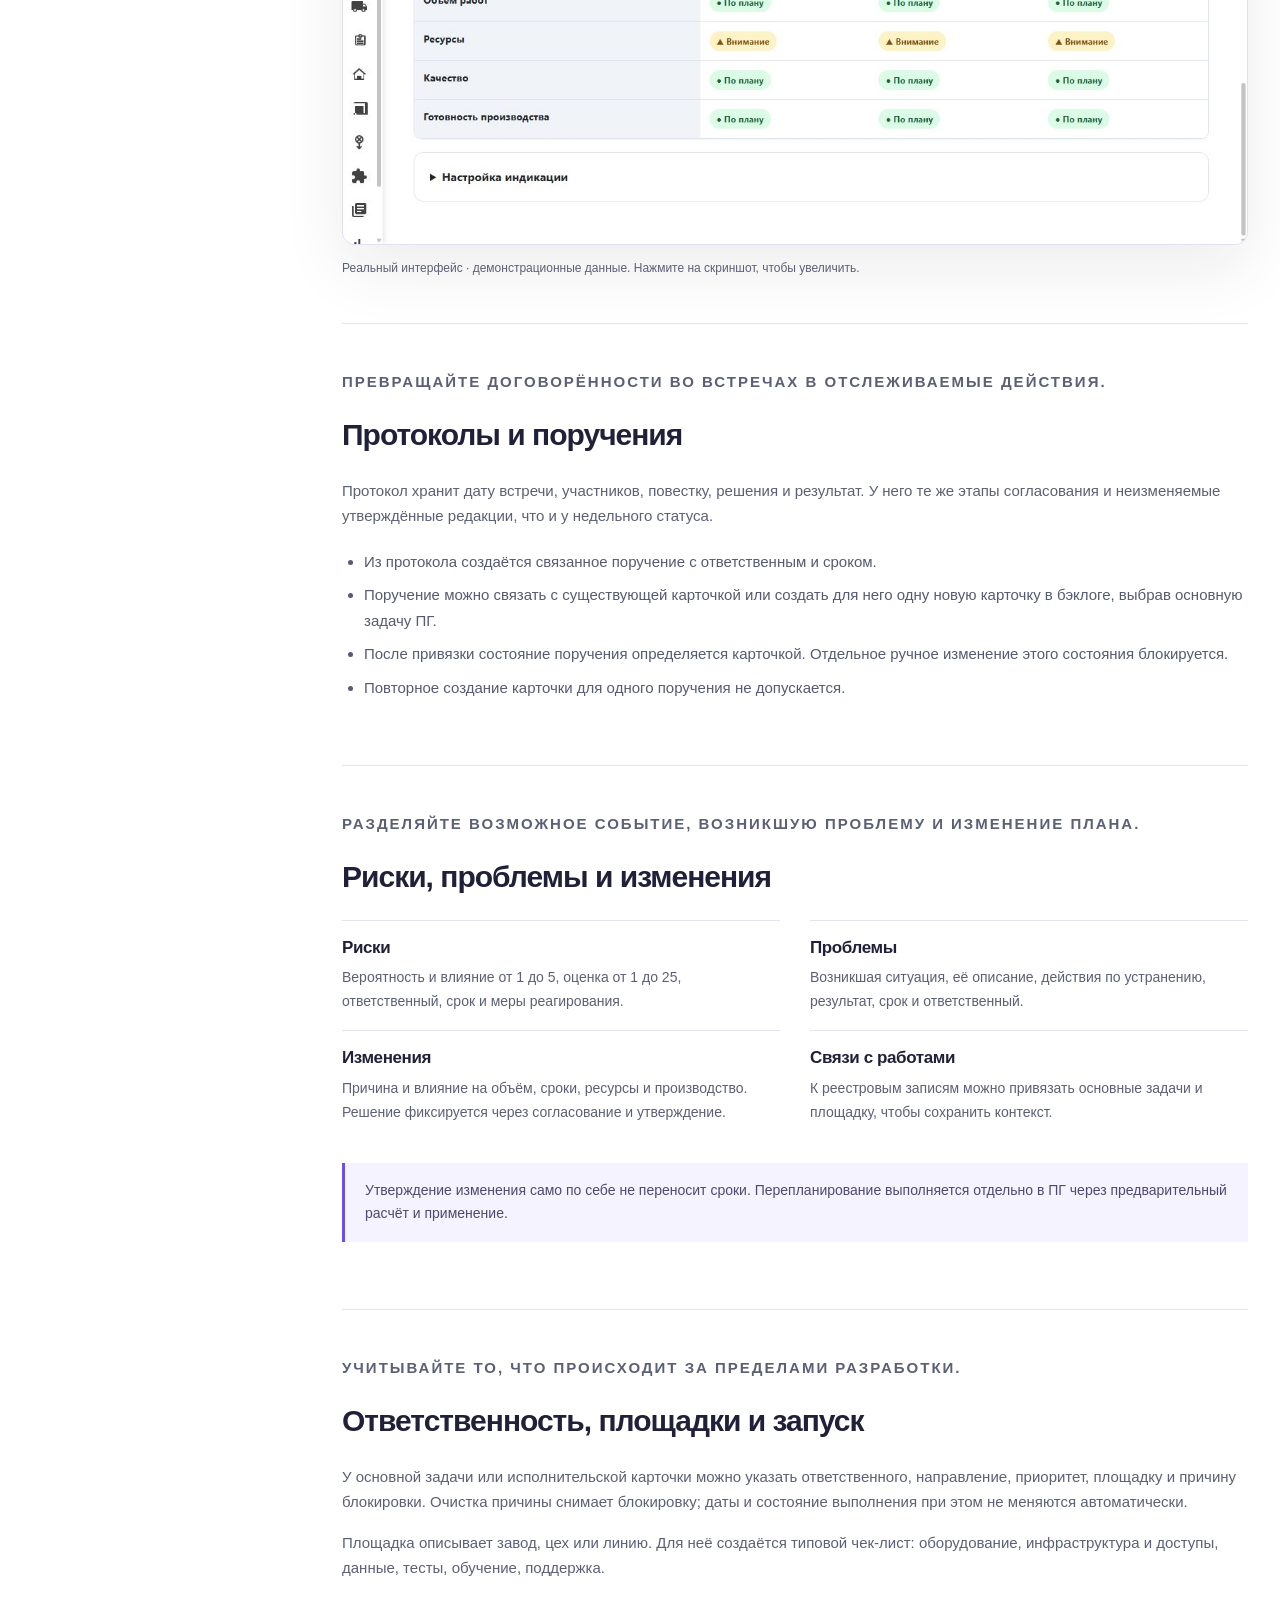
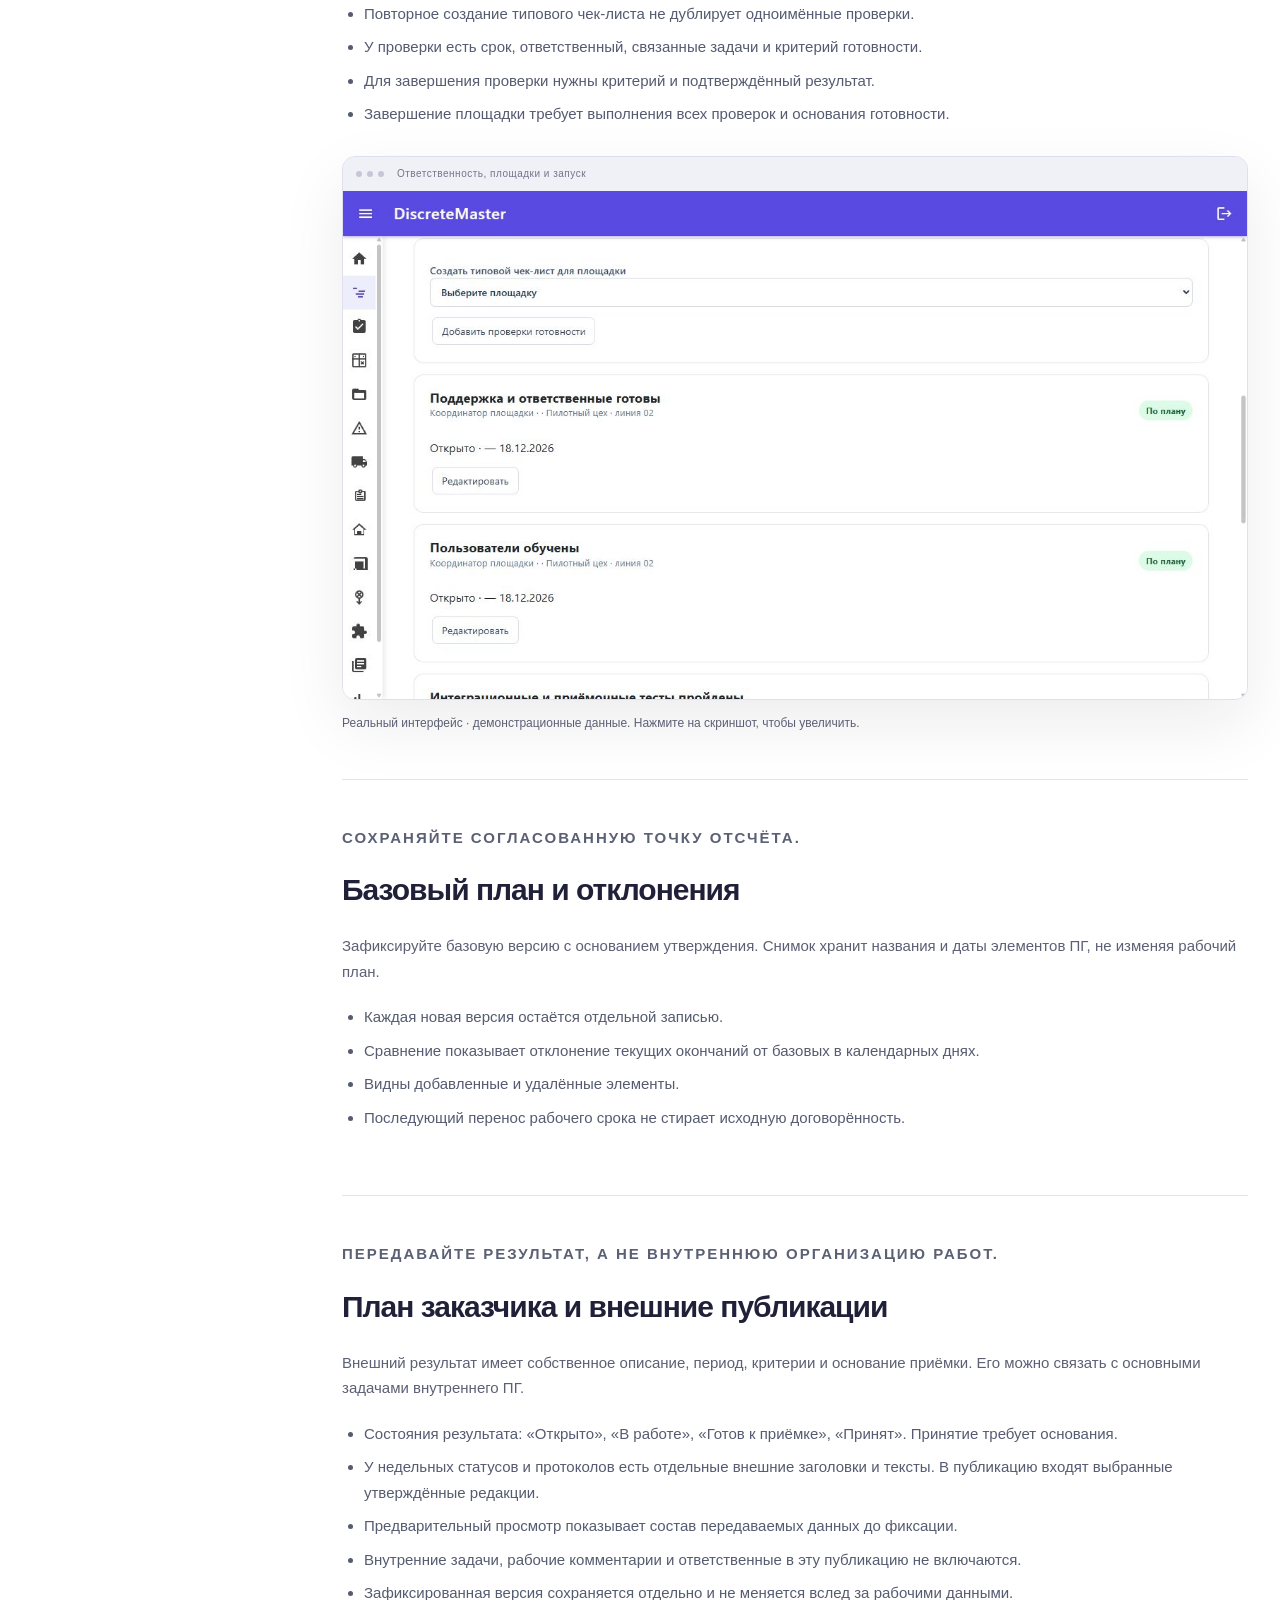
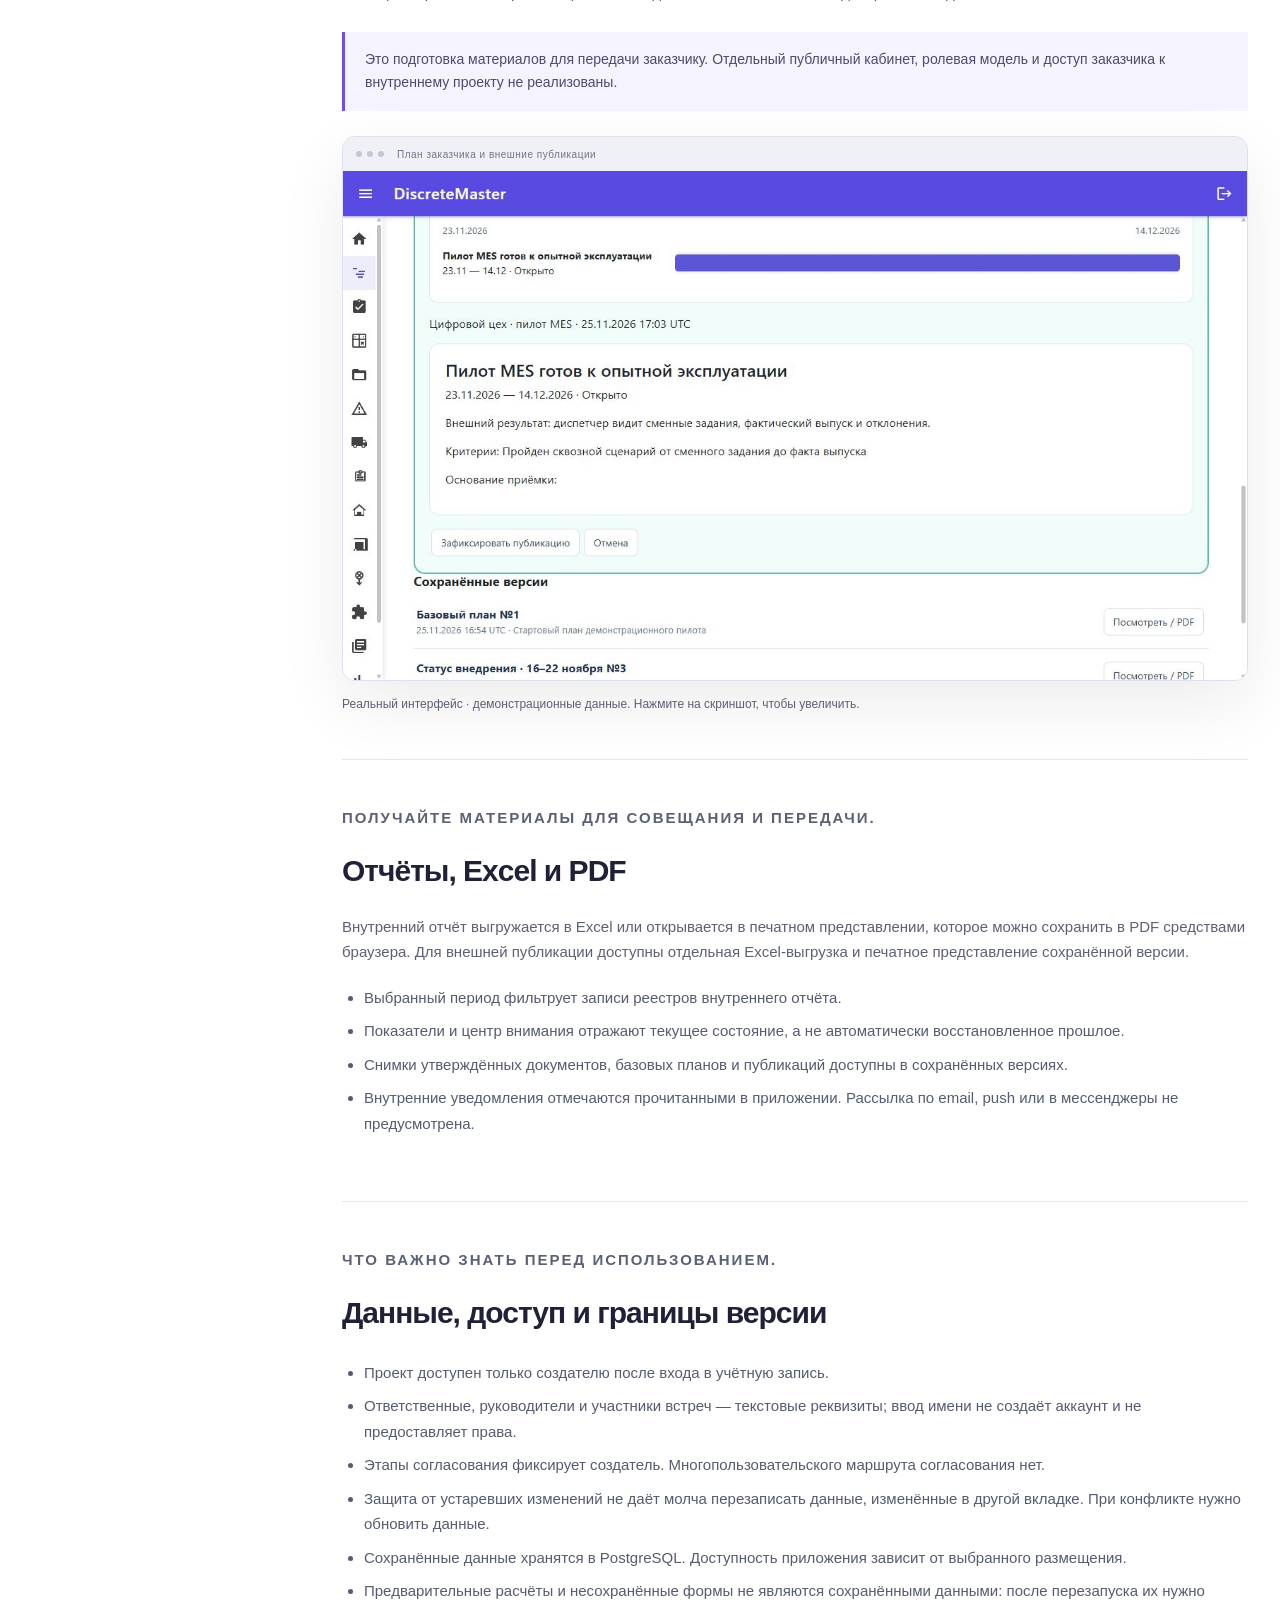
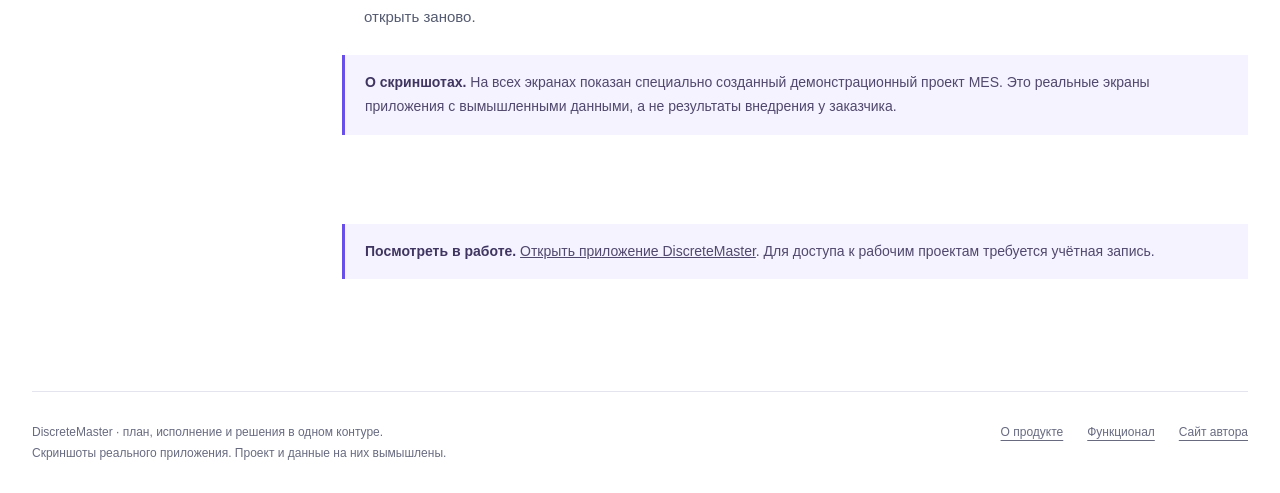
<file: discretemaster/functionality.html>
<!doctype html><html lang="ru"><head><meta charset="utf-8"><meta name="viewport" content="width=device-width,initial-scale=1"><meta name="theme-color" content="#17172c"><title>Весь функционал DiscreteMaster — подробный обзор</title><meta name="description" content="Подробное описание план-графика, канбана, спринтов, статусов, рисков, готовности производства и внешних публикаций. Реальные скриншоты и правила текущей версии."><link rel="canonical" href="https://maxmakarov01.github.io/resume/discretemaster/functionality.html"><meta property="og:type" content="website"><meta property="og:title" content="Весь функционал DiscreteMaster — подробный обзор"><meta property="og:description" content="Подробное описание план-графика, канбана, спринтов, статусов, рисков, готовности производства и внешних публикаций. Реальные скриншоты и правила текущей версии."><meta property="og:image" content="https://maxmakarov01.github.io/resume/discretemaster/assets/screens/schedule.jpg"><link rel="icon" href="assets/favicon.svg" type="image/svg+xml"><link rel="stylesheet" href="assets/site-v2.css"><script src="assets/site.js" defer></script></head><body><a class="skip" href="#main">Перейти к содержимому</a><header class="header wrap"><a class="brand" href="./" aria-label="DiscreteMaster — главная"><svg viewBox="0 0 48 48" aria-hidden="true"><rect width="48" height="48" rx="12" fill="#6950e8"/><path d="M12 13h13v5H12zm6 9h18v5H18zm-6 9h19v5H12z" fill="white"/></svg>DiscreteMaster</a><button class="menu-toggle" aria-expanded="false" aria-controls="main-nav" type="button">Меню</button><nav id="main-nav" class="nav" aria-label="Основная навигация"><a href="./#approach">Подход</a><a href="./#features">Возможности</a><a href="functionality.html" aria-current="page">Весь функционал</a><a class="button small" href="https://discretemaster.onrender.com/projects" target="_blank" rel="noopener">Открыть приложение</a></nav></header><main id="main"><section class="docs-intro"><div class="wrap"><div class="breadcrumbs"><a href="./">О продукте</a> / Функционал</div><p class="eyebrow">Возможности текущей версии</p><h1>Всё, что умеет<br>DiscreteMaster.</h1><p class="lead">От создания проекта до публикации результатов заказчику. Экраны, сценарии, правила расчётов и ограничения — в одном подробном обзоре.</p><span class="badge">Описание проверено по реализованному функционалу · 25 ноября 2026</span></div></section><div class="wrap docs-layout"><aside class="toc" aria-label="Содержание"><p>В этом обзоре</p><a href="#projects">Проекты и обзор</a><a href="#planning">План-график и Гант</a><a href="#dependencies">Последовательность и стрелки</a><a href="#recalculation">Пересчёт сроков</a><a href="#tasks">Детализация и прогресс</a><a href="#kanban">Канбан и рабочие столбцы</a><a href="#backlog">Бэклог и размещение</a><a href="#sprints">Спринты</a><a href="#attention">Центр внимания и индикация</a><a href="#weekly">Недельные статусы и матрица направлений</a><a href="#meetings">Протоколы и поручения</a><a href="#registers">Риски, проблемы и изменения</a><a href="#readiness">Ответственность, площадки и запуск</a><a href="#baseline">Базовый план и отклонения</a><a href="#customer">План заказчика и внешние публикации</a><a href="#reports">Отчёты, Excel и PDF</a><a href="#access">Данные, доступ и границы версии</a></aside><div class="docs-content"><div class="docs-tools"><label for="feature-search" class="skip">Поиск по функционалу</label><input id="feature-search" type="search" placeholder="Найдите функцию: спринт, экспорт, сроки…" aria-label="Поиск по функционалу"><output id="feature-count" aria-live="polite">17 разделов</output></div><div class="no-results" hidden><h2>Ничего не найдено</h2><p>Попробуйте другое слово или покажите все разделы.</p><button class="button" data-reset-search type="button">Сбросить поиск</button></div><section class="module" id="projects"><p class="eyebrow">Начните с общей картины проекта.</p><h2>Проекты и обзор</h2><p>В карточке проекта хранятся название, описание, руководитель и необязательное поле «Контрагент / подразделение». Начало и окончание задаются при создании через системные вехи. В списке есть поиск, фильтр состояния и сортировка.</p><ul><li>Обзор объединяет реквизиты, сроки, состояние и показатели исполнения.</li><li>Основные состояния проекта: «Не начат», «В работе», «Завершён».</li><li>Состояние вычисляется по основным задачам: без начатых работ — «Не начат», при выполнении всех — «Завершён», в остальных случаях с начатыми работами — «В работе».</li><li>Разделы и вехи в этот расчёт не входят. Описание проекта — до 10 000 символов.</li></ul><figure class="screen-frame"><div class="screen-bar" aria-hidden="true"><span></span><span></span><span></span><b>Проекты и обзор</b></div><button type="button" data-lightbox aria-label="Увеличить: Проекты и обзор"><img src="assets/screens/overview.jpg" alt="Проекты и обзор" width="1280" height="720" loading="lazy"></button></figure><p class="caption">Реальный интерфейс · демонстрационные данные. Нажмите на скриншот, чтобы увеличить.</p></section><section class="module" id="planning"><p class="eyebrow">Календарная структура работ, а не отдельный список поручений.</p><h2>План-график и Гант</h2><p>ПГ состоит из разделов, основных задач и вех. Разделы группируют дочерние элементы; их даты определяются по содержимому. У вехи одна дата. Системные вехи обозначают начало и завершение проекта.</p><ul><li>Табличное и графическое представление. Масштабы «День» и «Неделя».</li><li>Сворачивание разделов и изменение порядка строк.</li><li>Перемещение полос и изменение их длительности мышью; редактирование также доступно через форму.</li><li>Планирование ведётся в календарных днях включительно: работа с 10 по 12 число занимает три дня.</li><li>Статус основной задачи без детализации задаётся вручную: «Не начата», «В работе», «Выполнена». Прогресс — соответственно 0%, 0%, 100%.</li></ul><figure class="screen-frame"><div class="screen-bar" aria-hidden="true"><span></span><span></span><span></span><b>План-график и Гант</b></div><button type="button" data-lightbox aria-label="Увеличить: План-график и Гант"><img src="assets/screens/schedule.jpg" alt="План-график и Гант" width="1280" height="720" loading="lazy"></button></figure><p class="caption">Реальный интерфейс · демонстрационные данные. Нажмите на скриншот, чтобы увеличить.</p></section><section class="module" id="dependencies"><p class="eyebrow">Покажите, что должно закончиться до начала следующей работы.</p><h2>Последовательность и стрелки</h2><p>Поддерживается связь «окончание–начало» (Finish-to-Start) с неотрицательной задержкой в календарных днях. Зависимости задаются стрелками на Ганте или через отдельный редактор.</p><ul><li>Потяните правый соединитель предшественника к левому соединителю последователя.</li><li>Укажите задержку и выполните предварительный расчёт.</li><li>Выберите стрелку, чтобы увидеть её параметры и перейти к связанным элементам.</li><li>Недопустимы циклы и связь элемента с самим собой. Для соединителей предусмотрено управление клавиатурой.</li></ul><div class="note">Связи показывают последовательность. Другие типы зависимостей и полноценный расчёт критического пути в текущую версию не входят.</div></section><section class="module" id="recalculation"><p class="eyebrow">Ни один каскадный перенос не должен быть неожиданностью.</p><h2>Пересчёт сроков</h2><p>Для автоматической задачи используются опорная дата начала, длительность и входящие зависимости. Дата начала сдвигается с учётом предшественников; при сокращении предшествующей работы последовательность может вернуться ближе к опорным датам.</p><ul><li>Перед применением видны старые и новые даты, причины, предупреждения и конфликты.</li><li>Предлагаемые периоды отображаются на Ганте пунктирными полосами.</li><li>Фиксированные и выполненные задачи автоматически не сдвигаются; конфликты требуют отдельного решения.</li><li>Продление окончания проекта включается явно. Устаревший расчёт целиком отклоняется.</li><li>Отмена предварительного просмотра не сохраняет исходную правку и её последствия.</li></ul><div class="note">Пересчёт ПГ не переносит автоматически собственные даты карточек и спринтов. Производственные смены, праздники и рабочие календари пока не учитываются.</div></section><section class="module" id="tasks"><p class="eyebrow">Основная задача определяет результат, карточки — конкретную работу.</p><h2>Детализация и прогресс</h2><p>Каждая исполнительская задача обязательно относится к одной основной задаче того же проекта. Раздел и веха не могут быть её родителем. Карточка содержит название, описание, размещение, рабочий статус и необязательную пару плановых дат.</p><ul><li>В детализации основной задачи видны все её карточки из бэклога и спринтов.</li><li>Если детализация есть, ручной статус родителя блокируется, а его прогресс считается по доле выполненных карточек с равными весами.</li><li>Например, две выполненные карточки из четырёх дают 50%.</li><li>Перед действием, меняющим состояние основной задачи, появляется подтверждение.</li><li>Основную задачу с детализацией удалить нельзя. После удаления последней карточки сохраняется последний вычисленный статус.</li></ul><figure class="screen-frame"><div class="screen-bar" aria-hidden="true"><span></span><span></span><span></span><b>Детализация и прогресс</b></div><button type="button" data-lightbox aria-label="Увеличить: Детализация и прогресс"><img src="assets/screens/backlog.jpg" alt="Детализация и прогресс" width="1280" height="720" loading="lazy"></button></figure><p class="caption">Реальный интерфейс · демонстрационные данные. Нажмите на скриншот, чтобы увеличить.</p></section><section class="module" id="kanban"><p class="eyebrow">Отразите процесс исполнения, сохраняя общие правила готовности.</p><h2>Канбан и рабочие столбцы</h2><p>Доска показывает карточки проекта. Можно создавать пользовательские столбцы с названием, цветом и категорией: «Не начата», «В работе» или «Выполнена».</p><ul><li>Переносите карточки drag-and-drop либо командой меню.</li><li>Название столбца становится рабочим статусом карточки, а категория участвует в расчёте выполнения.</li><li>Переход в завершение фиксирует время выполнения; при возврате в работу оно очищается.</li><li>Переход между двумя столбцами одной категории не меняет прогресс.</li><li>Есть поиск и фильтры по основной задаче и размещению. Ручная сортировка карточек доступна в одном выбранном спринте или бэклоге без дополнительных фильтров.</li><li>Базовые столбцы защищены от удаления. Для удаления заполненного пользовательского столбца нужно выбрать, куда перенести все его карточки.</li></ul><figure class="screen-frame"><div class="screen-bar" aria-hidden="true"><span></span><span></span><span></span><b>Канбан и рабочие столбцы</b></div><button type="button" data-lightbox aria-label="Увеличить: Канбан и рабочие столбцы"><img src="assets/screens/kanban.jpg" alt="Канбан и рабочие столбцы" width="1280" height="720" loading="lazy"></button></figure><p class="caption">Реальный интерфейс · демонстрационные данные. Нажмите на скриншот, чтобы увеличить.</p></section><section class="module" id="backlog"><p class="eyebrow">Храните будущую работу отдельно от обязательств текущего спринта.</p><h2>Бэклог и размещение</h2><p>Карточка без спринта находится в бэклоге. В её форме можно выбрать незавершённый спринт или вернуть задачу обратно.</p><ul><li>Перенос меняет размещение, а не создаёт копию.</li><li>Сохраняются идентификатор, содержание, рабочий статус и связь с ПГ.</li><li>Плановые даты карточки задаются парой или остаются пустыми. Выход за сроки основной задачи сопровождается предупреждением.</li></ul></section><section class="module" id="sprints"><p class="eyebrow">Планируйте обозримый отрезок работы с явной целью.</p><h2>Спринты</h2><p>Спринт имеет название, цель, начало, окончание и состояние: «Запланирован», «Активен», «Завершён». Периоды разных спринтов могут пересекаться.</p><ul><li>Работы спринта доступны списком и на доске.</li><li>При закрытии выполненные задачи остаются в спринте.</li><li>Невыполненные переносятся в выбранный незавершённый спринт или бэклог.</li><li>Добавлять карточки в завершённый спринт нельзя. Повторное открытие завершённого спринта пока не предусмотрено.</li></ul><figure class="screen-frame"><div class="screen-bar" aria-hidden="true"><span></span><span></span><span></span><b>Спринты</b></div><button type="button" data-lightbox aria-label="Увеличить: Спринты"><img src="assets/screens/sprints.jpg" alt="Спринты" width="1280" height="720" loading="lazy"></button></figure><p class="caption">Реальный интерфейс · демонстрационные данные. Нажмите на скриншот, чтобы увеличить.</p></section><section class="module" id="attention"><p class="eyebrow">Сначала разберите сигналы, которые требуют действия.</p><h2>Центр внимания и индикация</h2><p>Центр внимания объединяет просроченные работы, ближайшие сроки, блокировки и документы на согласовании. Из сигнала можно перейти к соответствующему разделу.</p><table class="legend-table"><thead><tr><th>Индикация</th><th>Значение</th></tr></thead><tbody><tr><td>Красная</td><td>Невыполненная работа с прошедшим сроком или активная блокировка.</td></tr><tr><td>Жёлтая</td><td>Срок сегодня либо в пределах настроенного порога.</td></tr><tr><td>Зелёная</td><td>До срока больше дней, чем порог предупреждения.</td></tr><tr><td>Синяя</td><td>Работа выполнена. При известном факте завершения показывается задержка.</td></tr><tr><td>Серая</td><td>Нет собственного срока или оценки.</td></tr></tbody></table><p>Порог по умолчанию — три дня; часовой пояс — Asia/Yekaterinburg. Оба параметра настраиваются. Индикация видна в списке проектов, обзоре, ПГ, бэклоге и канбане.</p><div class="note">Основная задача и просроченная дочерняя карточка могут считаться двумя сигналами. Число сигналов — не процент готовности проекта.</div><figure class="screen-frame"><div class="screen-bar" aria-hidden="true"><span></span><span></span><span></span><b>Центр внимания и индикация</b></div><button type="button" data-lightbox aria-label="Увеличить: Центр внимания и индикация"><img src="assets/screens/control.jpg" alt="Центр внимания и индикация" width="1280" height="720" loading="lazy"></button></figure><p class="caption">Реальный интерфейс · демонстрационные данные. Нажмите на скриншот, чтобы увеличить.</p></section><section class="module" id="weekly"><p class="eyebrow">Сохраняйте управленческую картину каждой недели.</p><h2>Недельные статусы и матрица направлений</h2><p>Недельный статус охватывает ровно семь календарных дней. В нём описываются результаты, проблемы, необходимые решения и планы следующей недели.</p><ul><li>Оценки сроков, объёма работ, ресурсов, качества и готовности производства задаются вручную.</li><li>Кнопка «Добавить текущие показатели в текст» подставляет текущие показатели, завершённые за выбранную неделю карточки и задачи ПГ со сроками следующей недели.</li><li>Добавленный текст можно редактировать; это не автоматически обновляемый список.</li><li>Общая оценка может определяться по худшему направлению. Более благоприятная оценка требует обоснования.</li><li>Переходы: «Черновик» → «На согласовании» → «Утверждён»; также доступно отклонение.</li><li>Утверждение сохраняет неизменяемый снимок. Для правок создаётся новая редакция.</li></ul><p>Матрица «Направления по неделям» показывает оценки последних восьми представленных недель по утверждённым статусам. Пустая оценка не считается зелёной.</p><figure class="screen-frame"><div class="screen-bar" aria-hidden="true"><span></span><span></span><span></span><b>Недельные статусы и матрица направлений</b></div><button type="button" data-lightbox aria-label="Увеличить: Недельные статусы и матрица направлений"><img src="assets/screens/weekly.jpg" alt="Недельные статусы и матрица направлений" width="1280" height="720" loading="lazy"></button></figure><p class="caption">Реальный интерфейс · демонстрационные данные. Нажмите на скриншот, чтобы увеличить.</p></section><section class="module" id="meetings"><p class="eyebrow">Превращайте договорённости во встречах в отслеживаемые действия.</p><h2>Протоколы и поручения</h2><p>Протокол хранит дату встречи, участников, повестку, решения и результат. У него те же этапы согласования и неизменяемые утверждённые редакции, что и у недельного статуса.</p><ul><li>Из протокола создаётся связанное поручение с ответственным и сроком.</li><li>Поручение можно связать с существующей карточкой или создать для него одну новую карточку в бэклоге, выбрав основную задачу ПГ.</li><li>После привязки состояние поручения определяется карточкой. Отдельное ручное изменение этого состояния блокируется.</li><li>Повторное создание карточки для одного поручения не допускается.</li></ul></section><section class="module" id="registers"><p class="eyebrow">Разделяйте возможное событие, возникшую проблему и изменение плана.</p><h2>Риски, проблемы и изменения</h2><div class="module-grid"><div><h3>Риски</h3><p>Вероятность и влияние от 1 до 5, оценка от 1 до 25, ответственный, срок и меры реагирования.</p></div><div><h3>Проблемы</h3><p>Возникшая ситуация, её описание, действия по устранению, результат, срок и ответственный.</p></div><div><h3>Изменения</h3><p>Причина и влияние на объём, сроки, ресурсы и производство. Решение фиксируется через согласование и утверждение.</p></div><div><h3>Связи с работами</h3><p>К реестровым записям можно привязать основные задачи и площадку, чтобы сохранить контекст.</p></div></div><div class="note">Утверждение изменения само по себе не переносит сроки. Перепланирование выполняется отдельно в ПГ через предварительный расчёт и применение.</div></section><section class="module" id="readiness"><p class="eyebrow">Учитывайте то, что происходит за пределами разработки.</p><h2>Ответственность, площадки и запуск</h2><p>У основной задачи или исполнительской карточки можно указать ответственного, направление, приоритет, площадку и причину блокировки. Очистка причины снимает блокировку; даты и состояние выполнения при этом не меняются автоматически.</p><p>Площадка описывает завод, цех или линию. Для неё создаётся типовой чек-лист: оборудование, инфраструктура и доступы, данные, тесты, обучение, поддержка.</p><ul><li>Повторное создание типового чек-листа не дублирует одноимённые проверки.</li><li>У проверки есть срок, ответственный, связанные задачи и критерий готовности.</li><li>Для завершения проверки нужны критерий и подтверждённый результат.</li><li>Завершение площадки требует выполнения всех проверок и основания готовности.</li></ul><figure class="screen-frame"><div class="screen-bar" aria-hidden="true"><span></span><span></span><span></span><b>Ответственность, площадки и запуск</b></div><button type="button" data-lightbox aria-label="Увеличить: Ответственность, площадки и запуск"><img src="assets/screens/readiness.jpg" alt="Ответственность, площадки и запуск" width="1280" height="720" loading="lazy"></button></figure><p class="caption">Реальный интерфейс · демонстрационные данные. Нажмите на скриншот, чтобы увеличить.</p></section><section class="module" id="baseline"><p class="eyebrow">Сохраняйте согласованную точку отсчёта.</p><h2>Базовый план и отклонения</h2><p>Зафиксируйте базовую версию с основанием утверждения. Снимок хранит названия и даты элементов ПГ, не изменяя рабочий план.</p><ul><li>Каждая новая версия остаётся отдельной записью.</li><li>Сравнение показывает отклонение текущих окончаний от базовых в календарных днях.</li><li>Видны добавленные и удалённые элементы.</li><li>Последующий перенос рабочего срока не стирает исходную договорённость.</li></ul></section><section class="module" id="customer"><p class="eyebrow">Передавайте результат, а не внутреннюю организацию работ.</p><h2>План заказчика и внешние публикации</h2><p>Внешний результат имеет собственное описание, период, критерии и основание приёмки. Его можно связать с основными задачами внутреннего ПГ.</p><ul><li>Состояния результата: «Открыто», «В работе», «Готов к приёмке», «Принят». Принятие требует основания.</li><li>У недельных статусов и протоколов есть отдельные внешние заголовки и тексты. В публикацию входят выбранные утверждённые редакции.</li><li>Предварительный просмотр показывает состав передаваемых данных до фиксации.</li><li>Внутренние задачи, рабочие комментарии и ответственные в эту публикацию не включаются.</li><li>Зафиксированная версия сохраняется отдельно и не меняется вслед за рабочими данными.</li></ul><div class="note">Это подготовка материалов для передачи заказчику. Отдельный публичный кабинет, ролевая модель и доступ заказчика к внутреннему проекту не реализованы.</div><figure class="screen-frame"><div class="screen-bar" aria-hidden="true"><span></span><span></span><span></span><b>План заказчика и внешние публикации</b></div><button type="button" data-lightbox aria-label="Увеличить: План заказчика и внешние публикации"><img src="assets/screens/external.jpg" alt="План заказчика и внешние публикации" width="1280" height="720" loading="lazy"></button></figure><p class="caption">Реальный интерфейс · демонстрационные данные. Нажмите на скриншот, чтобы увеличить.</p></section><section class="module" id="reports"><p class="eyebrow">Получайте материалы для совещания и передачи.</p><h2>Отчёты, Excel и PDF</h2><p>Внутренний отчёт выгружается в Excel или открывается в печатном представлении, которое можно сохранить в PDF средствами браузера. Для внешней публикации доступны отдельная Excel-выгрузка и печатное представление сохранённой версии.</p><ul><li>Выбранный период фильтрует записи реестров внутреннего отчёта.</li><li>Показатели и центр внимания отражают текущее состояние, а не автоматически восстановленное прошлое.</li><li>Снимки утверждённых документов, базовых планов и публикаций доступны в сохранённых версиях.</li><li>Внутренние уведомления отмечаются прочитанными в приложении. Рассылка по email, push или в мессенджеры не предусмотрена.</li></ul></section><section class="module" id="access"><p class="eyebrow">Что важно знать перед использованием.</p><h2>Данные, доступ и границы версии</h2><ul><li>Проект доступен только создателю после входа в учётную запись.</li><li>Ответственные, руководители и участники встреч — текстовые реквизиты; ввод имени не создаёт аккаунт и не предоставляет права.</li><li>Этапы согласования фиксирует создатель. Многопользовательского маршрута согласования нет.</li><li>Защита от устаревших изменений не даёт молча перезаписать данные, изменённые в другой вкладке. При конфликте нужно обновить данные.</li><li>Сохранённые данные хранятся в PostgreSQL. Доступность приложения зависит от выбранного размещения.</li><li>Предварительные расчёты и несохранённые формы не являются сохранёнными данными: после перезапуска их нужно открыть заново.</li></ul><div class="note"><strong>О скриншотах.</strong> На всех экранах показан специально созданный демонстрационный проект MES. Это реальные экраны приложения с вымышленными данными, а не результаты внедрения у заказчика.</div></section><div class="note"><strong>Посмотреть в работе.</strong> <a href="https://discretemaster.onrender.com/projects" target="_blank" rel="noopener">Открыть приложение DiscreteMaster</a>. Для доступа к рабочим проектам требуется учётная запись.</div></div></div></main><footer class="footer wrap"><div>DiscreteMaster · план, исполнение и решения в одном контуре.<br>Скриншоты реального приложения. Проект и данные на них вымышлены.</div><div class="footer-links"><a href="./">О продукте</a><a href="functionality.html">Функционал</a><a href="../">Сайт автора</a></div></footer><dialog class="lightbox" aria-label="Увеличенный скриншот"><button type="button" class="lightbox-close" aria-label="Закрыть скриншот">Закрыть</button><img alt=""><p class="lightbox-caption"></p></dialog></body></html>
</file>
<file: style.css>
:root {
  color-scheme: light;
  --paper: #f8faf9;
  --ink: #172d2b;
  --muted: #45605d;
  --line: #ccdcd7;
  --dark: #123b36;
  --light: #d4ebe2;
  font-family: "Segoe UI", system-ui, sans-serif;
  line-height: 1.55;
}

* { box-sizing: border-box; }
html { scroll-padding-top: 1.5rem; }
body { margin: 0; color: var(--ink); background: var(--paper); }
a { color: inherit; text-underline-offset: .24em; }
a:focus-visible { outline: 2px solid currentColor; outline-offset: 4px; }
p { margin: 0 0 .7rem; }
.wrap { width: min(100% - 3rem, 62rem); margin-inline: auto; }
.skip { position: absolute; top: .5rem; left: .5rem; padding: .6rem; background: white; transform: translateY(-150%); }
.skip:focus { transform: none; }

.hero { background: var(--dark); color: white; }
nav { display: flex; flex-wrap: wrap; gap: .6rem 1.5rem; padding-block: 1.25rem; border-bottom: 1px solid #52746d; }
nav a { text-decoration: none; color: var(--light); }
nav a:hover { text-decoration: underline; }
.intro { display: grid; grid-template-columns: minmax(0, 1fr) auto; align-items: center; gap: 2.5rem; padding-block: clamp(2rem, 6vw, 4.5rem); }
.role { color: #aee1ce; font-weight: 650; }
h1 { margin: 0 0 1rem; font-size: clamp(2.6rem, 7vw, 5.2rem); line-height: 1.03; letter-spacing: -.05em; }
.lead { max-width: 35rem; color: var(--light); font-size: 1.12rem; }
.intro img { width: clamp(9rem, 22vw, 14rem); height: auto; border-radius: 1.25rem; border: 1px solid #73958a; }
address { display: flex; flex-wrap: wrap; align-items: center; gap: .7rem 1.1rem; margin-top: 1.35rem; font-style: normal; }
.button { display: inline-block; padding: .65rem 1rem; border-radius: .5rem; background: #c2eedb; color: #12332c; font-weight: 650; text-decoration: none; }
.button:hover { background: white; }
.location { margin: 0; padding-block: 1rem; border-top: 1px solid #52746d; color: var(--light); }

main { padding-block: 2.75rem; }
section + section { margin-top: 2.75rem; }
h2 { margin: 0 0 1rem; font-size: 2rem; line-height: 1.2; letter-spacing: -.035em; }
h3 { margin: 0; font-size: 1.25rem; line-height: 1.3; }
.entry { display: grid; grid-template-columns: minmax(9rem, 1fr) minmax(0, 3fr); gap: 1.6rem; border-top: 1px solid var(--line); padding-block: 1.35rem; }
.entry:last-child { padding-bottom: 0; }
.period { margin: 0; color: var(--muted); font-size: .9rem; }
.company { margin: .3rem 0 .7rem; color: var(--muted); font-weight: 600; }
ul { margin: 0; padding-left: 1.2rem; }
li + li { margin-top: .38rem; }
li::marker { color: #28715f; }
.skills { display: grid; grid-template-columns: repeat(2, minmax(0, 1fr)); gap: .55rem 1.5rem; margin-bottom: 1rem; }
.skills li { margin: 0; }
dl { margin: 0 0 1rem; }
dl div { display: grid; grid-template-columns: 12rem minmax(0, 1fr); gap: .35rem 1rem; padding-block: .7rem; border-bottom: 1px solid var(--line); }
dt { font-weight: 650; }
dd { margin: 0; }
footer { border-top: 1px solid var(--line); color: var(--muted); }
footer .wrap { display: flex; flex-wrap: wrap; justify-content: space-between; gap: .5rem 1rem; padding-block: 1.25rem; }

@media (max-width: 42rem) {
  .wrap { width: calc(100% - 2rem); }
  .intro { grid-template-columns: minmax(0, 1fr); gap: 1.2rem; }
  .intro img { grid-row: 1; width: 7rem; }
  .entry, dl div, .skills { grid-template-columns: minmax(0, 1fr); gap: .45rem; }
}

@media print {
  .wrap { width: 100%; }
  body, .hero, .button { background: white; color: black; }
  .role, .lead, .location { color: black; }
  nav, .skip, footer { display: none; }
  .intro { padding-block: .5rem; }
  .intro img { width: 5rem; }
  h1 { font-size: 2.25rem; }
  main { padding-block: 1rem; }
  section + section { margin-top: 1rem; }
  article { break-inside: avoid; }
}
</file>
<file: discretemaster/assets/site-v2.css>
@media(min-width:761px){body .hero h1{font-size:clamp(43px,4.15vw,60px)}}
:root{--ink:#202139;--muted:#686b80;--purple:#6950e8;--line:#e3e4ed;--paper:#f5f5fa;--dark:#17172c;--lime:#d9f79b;--radius:20px}*{box-sizing:border-box}html{scroll-behavior:smooth;scroll-padding-top:100px}body{margin:0;color:var(--ink);background:#fff;font:16px/1.7 Manrope,'Segoe UI',sans-serif}button,input{font:inherit}a{color:inherit}img{display:block;max-width:100%;height:auto}button,a{-webkit-tap-highlight-color:transparent}button:focus-visible,a:focus-visible,input:focus-visible,summary:focus-visible{outline:3px solid #a695ff;outline-offset:5px}::selection{background:#dcd5ff}.wrap{width:min(1240px,calc(100% - 64px));margin:auto}.skip{position:fixed;top:-100px;left:20px;z-index:99;background:white;padding:12px}.skip:focus{top:10px}.header{height:88px;display:flex;align-items:center;justify-content:space-between;gap:24px}.brand{text-decoration:none;display:flex;align-items:center;gap:11px;font-size:21px;font-weight:800;letter-spacing:-.7px}.brand svg{width:33px;height:33px;flex:none}.nav{display:flex;align-items:center;gap:27px}.nav a{text-decoration:none;font-size:14px;font-weight:600}.nav a:hover,.text-link:hover{color:var(--purple)}.menu-toggle{display:none;border:1px solid var(--line);background:white;border-radius:9px;padding:7px 12px}.button{display:inline-flex;justify-content:center;align-items:center;gap:10px;min-height:49px;padding:12px 22px;border-radius:9px;border:1px solid transparent;background:var(--purple);color:white;text-decoration:none;font-weight:700;font-size:14px;transition:background .2s,transform .2s;cursor:pointer}.button:hover{background:#5538d6;transform:translateY(-2px)}.button.small{min-height:42px;padding:8px 16px}.button.light{background:white;color:var(--ink)}.button.outline{background:transparent;border-color:#57576f;color:white}.button.outline:hover{background:#292941}.button.ghost{background:transparent;color:var(--ink);border-color:var(--line)}.eyebrow{font-size:12px;font-weight:800;text-transform:uppercase;letter-spacing:2px;color:var(--purple);margin:0 0 22px}.hero{background:var(--dark);color:white;padding:68px 0 0;overflow:hidden}.hero .eyebrow{color:#c0b2ff}.hero-grid{display:grid;grid-template-columns:.9fr 1.1fr;gap:58px;align-items:center}.hero h1{font:400 clamp(46px,5.1vw,76px)/1.07 Georgia,serif;letter-spacing:-2.5px;margin:0 0 28px}.hero h1 em{color:#c7baff;font-style:normal}.hero-copy>p:not(.eyebrow){max-width:470px;color:#bdbed2;font-size:17px;line-height:1.8}.hero-actions{display:flex;gap:12px;flex-wrap:wrap;margin:30px 0 14px}.hero .fine{font-size:12px!important;color:#a5a5bc!important}.screen-frame{border:1px solid #dfe0ed;border-radius:13px;overflow:hidden;background:#f8f8fc;box-shadow:0 24px 65px #15153014;margin:0}.screen-frame button{display:block;padding:0;background:none;border:0;width:100%;cursor:zoom-in}.screen-bar{height:34px;display:flex;align-items:center;gap:5px;padding:0 13px;background:#f0f0f7;color:#73758b;font-size:10px;letter-spacing:.5px}.screen-bar span{width:6px;height:6px;border-radius:50%;background:#c6c6d7}.screen-bar b{font-weight:500;margin-left:8px}.hero-visual{position:relative;margin-right:-100px;padding:20px 0 38px}.hero-visual .screen-frame{width:790px;max-width:none;box-shadow:0 25px 90px #0006;border-color:#4a4765}.hero-visual img{width:100%}.floating-note{position:absolute;bottom:15px;left:-24px;padding:13px 20px;background:var(--lime);color:#252d1b;border-radius:11px;font-size:13px;font-weight:700;box-shadow:0 12px 35px #0002}.hero-strip{display:grid;grid-template-columns:repeat(4,1fr);border-top:1px solid #ffffff20;margin-top:62px}.hero-strip div{padding:24px 0;font-size:12px;color:#adadc6}.hero-strip strong{display:block;color:white;font-size:15px;font-weight:600;margin-bottom:4px}.section{padding:104px 0}.section.soft{background:var(--paper)}h2{font-size:clamp(30px,3.2vw,44px);letter-spacing:-1.5px;line-height:1.2;font-weight:700;margin:0 0 25px}h3{line-height:1.35;letter-spacing:-.4px}.lead{font-size:18px;color:var(--muted);max-width:690px}.section-top{display:flex;justify-content:space-between;gap:50px;align-items:end;margin-bottom:45px}.section-top h2{max-width:680px}.section-top .lead{max-width:430px;margin-bottom:0}.eyebrow+.section-top{margin-top:0}.outcome-list{display:grid;grid-template-columns:1fr 1fr;gap:0 60px}.outcome{padding:28px 0;border-top:1px solid var(--line)}.outcome .before{font-size:13px;color:var(--muted);margin:0 0 8px}.outcome h3{font-size:22px;margin:0 0 10px}.outcome p{color:var(--muted);font-size:15px;max-width:500px;margin:0}.split{display:grid;grid-template-columns:.78fr 1.22fr;gap:65px;align-items:center}.split.reverse{grid-template-columns:1.22fr .78fr}.split p{color:var(--muted)}.feature-list{padding:0;list-style:none;margin:25px 0}.feature-list li{position:relative;padding:11px 0 11px 24px;border-bottom:1px solid var(--line);font-size:14px}.feature-list li:before{content:'✓';position:absolute;left:0;color:var(--purple);font-weight:800}.text-link{font-size:14px;font-weight:700;text-underline-offset:5px}.caption{margin:13px 0 0;font-size:12px;color:var(--muted);line-height:1.7}.dark-section{background:var(--dark);color:white}.dark-section .lead,.dark-section .caption{color:#b2b3cb}.dark-section .eyebrow{color:#c0b2ff}.dark-section .screen-frame{border-color:#54516d}.kanban-heading{display:flex;justify-content:space-between;gap:30px;align-items:center;margin-bottom:36px}.kanban-heading h2{max-width:660px}.kanban-heading p{max-width:380px}.color-key{display:flex;gap:20px;flex-wrap:wrap;margin:26px 0}.color-key span{display:flex;align-items:center;gap:8px;font-size:13px}.color-key i{width:10px;height:10px;border-radius:3px;background:var(--c)}.annotation-grid{display:grid;grid-template-columns:repeat(3,1fr);gap:35px;margin-top:38px}.annotation-grid h3{font-size:18px;margin:0 0 10px}.annotation-grid p{margin:0;font-size:14px;color:var(--muted)}.workflow{display:grid;grid-template-columns:repeat(4,1fr);gap:30px;margin:45px 0 0}.workflow article{border-top:2px solid var(--purple);padding-top:20px}.workflow h3{font-size:19px;margin:0 0 12px}.workflow p{color:var(--muted);font-size:14px;margin:0}.workflow .step-label{font-size:11px;letter-spacing:1px;color:var(--purple);font-weight:800}.faq{display:grid;grid-template-columns:.8fr 1.2fr;gap:90px}.faq details{border-bottom:1px solid var(--line);padding:22px 0}.faq details:first-child{padding-top:0}.faq summary{font-weight:700;cursor:pointer;list-style-position:outside;padding-right:10px}.faq details p{font-size:14px;color:var(--muted);margin-bottom:0}.cta{background:#eae6ff;border-radius:22px;padding:54px;display:flex;gap:40px;align-items:center;justify-content:space-between;margin:0 auto 85px}.cta h2{font-size:34px;max-width:650px;margin:0 0 13px}.cta p{color:#626078;margin:0}.cta>div:last-child{flex-shrink:0}.footer{padding:30px 0;border-top:1px solid var(--line);display:flex;justify-content:space-between;gap:25px;color:var(--muted);font-size:12px}.footer-links{display:flex;gap:24px}.footer a{text-underline-offset:4px}.docs-intro{padding:52px 0 58px;background:var(--paper);border-top:1px solid var(--line)}.docs-intro h1{font-size:clamp(38px,4vw,58px);line-height:1.12;letter-spacing:-2px;margin:0 0 20px}.docs-intro .lead{max-width:800px}.breadcrumbs{font-size:12px;color:var(--muted);margin-bottom:28px}.breadcrumbs a{text-underline-offset:4px}.docs-layout{display:grid;grid-template-columns:240px minmax(0,1fr);gap:70px;padding:60px 0 90px}.toc{position:sticky;top:30px;align-self:start;max-height:calc(100vh - 60px);overflow:auto;padding-right:12px}.toc p{font-size:11px;letter-spacing:1.5px;font-weight:800;color:var(--muted);margin:0 0 15px}.toc a{display:block;text-decoration:none;font-size:13px;line-height:1.45;padding:8px 10px;border-left:2px solid var(--line);color:var(--muted)}.toc a:hover,.toc a.active{border-left-color:var(--purple);color:var(--purple);background:#f5f3ff}.docs-tools{display:flex;align-items:center;gap:20px;margin-bottom:35px}.docs-tools input{width:100%;border:1px solid #d5d5e4;padding:13px 16px;border-radius:9px;background:white}.docs-tools output{font-size:12px;color:var(--muted);white-space:nowrap}.module{border-top:1px solid var(--line);padding:45px 0;scroll-margin-top:35px}.module:first-of-type{padding-top:0;border-top:0}.module h2{font-size:30px;letter-spacing:-1px}.module h3{font-size:17px;margin:25px 0 10px}.module p,.module li{font-size:15px}.module p{color:#5c6074}.module ul,.module ol{padding-left:22px}.module li{padding:4px 0;color:#555b70}.module .screen-frame{margin-top:25px}.module .caption{font-size:12px}.note{border-left:3px solid var(--purple);background:#f5f3ff;padding:16px 20px;font-size:14px;color:#51486d;margin:22px 0}.note strong{color:#3f3560}.module-grid{display:grid;grid-template-columns:1fr 1fr;gap:0 30px}.module-grid>div{border-top:1px solid var(--line);padding:16px 0}.module-grid h3{margin:0 0 7px}.module-grid p{margin:0;font-size:14px}.no-results{padding:30px;background:var(--paper);border-radius:12px}.no-results[hidden],[hidden]{display:none!important}.legend-table{border-collapse:collapse;width:100%;font-size:14px}.legend-table td,.legend-table th{padding:12px 15px;border-bottom:1px solid var(--line);text-align:left;vertical-align:top}.legend-table th{background:var(--paper)}.badge{font-size:12px;padding:4px 9px;border-radius:5px;display:inline-block;background:#eeeafa;color:#5845b2}.lightbox{width:min(1500px,96vw);max-width:96vw;border:0;padding:44px 12px 12px;border-radius:14px;background:#161628;color:white;max-height:94vh;overflow:auto}.lightbox::backdrop{background:#090a15db;backdrop-filter:blur(6px)}.lightbox img{width:100%;height:auto}.lightbox-close{position:absolute;right:12px;top:8px;color:white;border:0;background:#ffffff18;border-radius:6px;padding:4px 11px;cursor:pointer}.lightbox-caption{font-size:12px;color:#c4c1d8;padding:8px 5px;margin:0}.image-hint{font-size:11px;color:var(--muted);margin:8px 0}.mobile-toc{display:none}@media(min-width:1600px){.hero-visual{margin-right:-70px}}@media(max-width:1050px){.nav{gap:17px}.hero-grid{gap:30px;grid-template-columns:1fr 1.1fr}.hero-visual .screen-frame{width:680px}.hero h1{font-size:58px}.split,.split.reverse{gap:35px;grid-template-columns:1fr 1fr}.docs-layout{gap:35px;grid-template-columns:210px minmax(0,1fr)}.faq{gap:45px}.hero-strip{margin-top:35px}.annotation-grid{gap:20px}}@media(max-width:760px){.wrap{width:calc(100% - 36px)}.header{height:74px;position:relative}.brand{font-size:19px}.menu-toggle{display:block}.nav{display:none;position:absolute;top:69px;left:0;right:0;background:white;z-index:20;border:1px solid var(--line);border-radius:12px;box-shadow:0 16px 30px #17172c14;padding:20px;align-items:stretch;gap:16px}.nav.open{display:flex;flex-direction:column}.hero{padding-top:43px}.hero-grid{display:block}.hero h1{font-size:51px;letter-spacing:-1.8px}.hero-copy>p:not(.eyebrow){font-size:16px}.hero-visual{margin:27px -28px 0 0;padding:15px 0 24px}.hero-visual .screen-frame{width:690px;max-width:135vw}.floating-note{left:10px;bottom:9px;font-size:11px;padding:10px 13px}.hero-strip{grid-template-columns:1fr 1fr;gap:0 20px;margin-top:30px}.hero-strip div{padding:19px 0;border-bottom:1px solid #ffffff15}.hero-strip strong{font-size:14px}.section{padding:65px 0}.section-top,.kanban-heading{display:block;margin-bottom:30px}.section-top .lead{max-width:none;font-size:16px}.outcome-list,.split,.split.reverse,.faq{display:block}.outcome{padding:24px 0}.split .screen-frame{margin-top:30px}.split.reverse>.screen-frame{margin:0 0 30px}.annotation-grid{grid-template-columns:1fr;gap:22px}.workflow{grid-template-columns:1fr 1fr;gap:25px}.faq>div:first-child{margin-bottom:35px}.cta{display:block;padding:30px;margin-bottom:50px}.cta h2{font-size:29px}.cta .button{margin-top:25px;width:100%}.footer{display:block}.footer-links{margin-top:15px;flex-wrap:wrap}.docs-intro{padding:32px 0}.docs-layout{display:block;padding-top:30px}.toc{position:static;max-height:260px;padding:15px;background:var(--paper);border-radius:10px;margin-bottom:30px}.toc a{font-size:14px}.docs-tools{display:block}.docs-tools output{display:block;margin-top:8px}.module{padding:30px 0}.module h2{font-size:27px}.module-grid{grid-template-columns:1fr}.legend-table{font-size:12px}.legend-table td,.legend-table th{padding:10px 8px}.docs-intro h1{font-size:39px}.lightbox{max-width:98vw;width:98vw}.eyebrow{font-size:11px;letter-spacing:1.4px}.module .caption{font-size:12px}}@media(prefers-reduced-motion:reduce){html{scroll-behavior:auto}*{transition:none!important}}@media print{.header,.toc,.docs-tools,.hero-actions,.lightbox,.footer-links,.menu-toggle{display:none!important}.wrap{width:100%}.docs-layout{display:block}.module{break-inside:avoid}.screen-frame{box-shadow:none}.docs-intro,.section{padding:20px 0}body{font-size:12px}.module p,.module li{font-size:12px}}

body .hero-grid{grid-template-columns:minmax(0,.9fr) minmax(0,1.1fr)}body .hero-copy,body .hero-visual{min-width:0}
</file>
